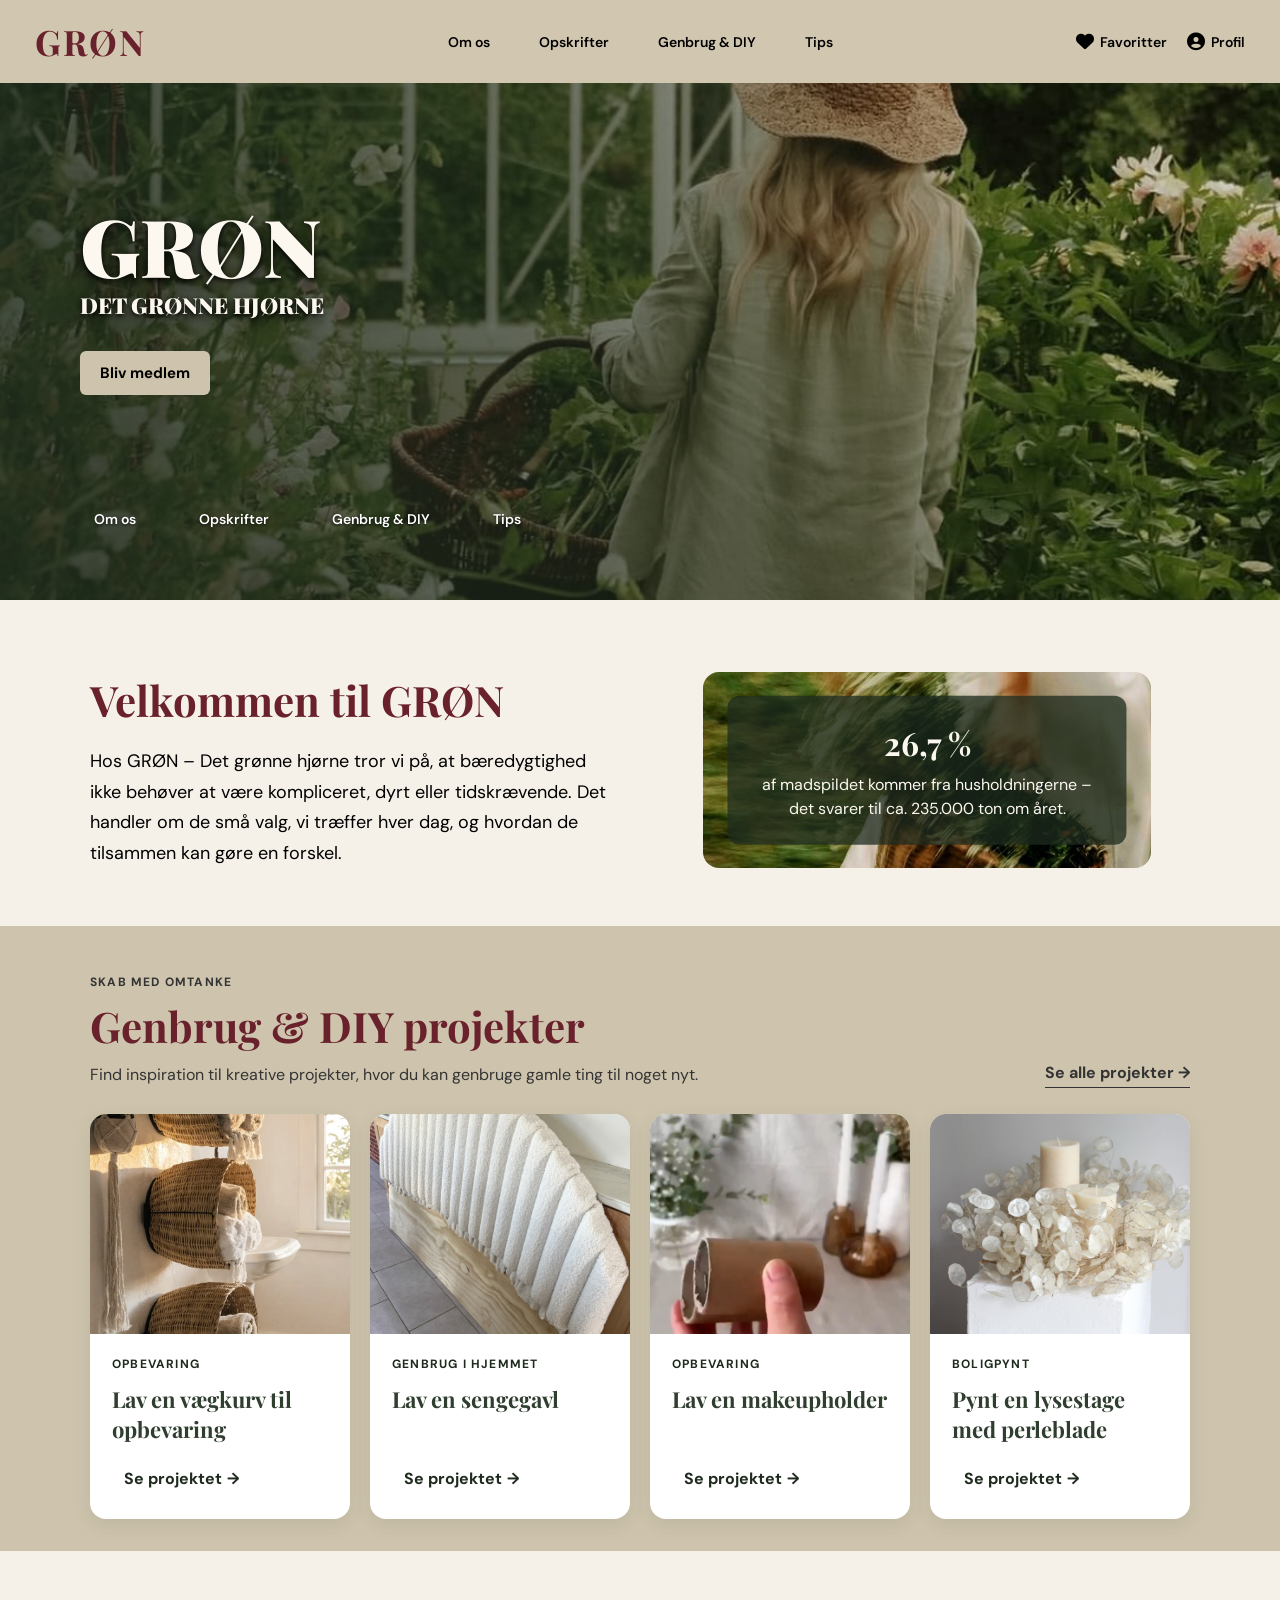
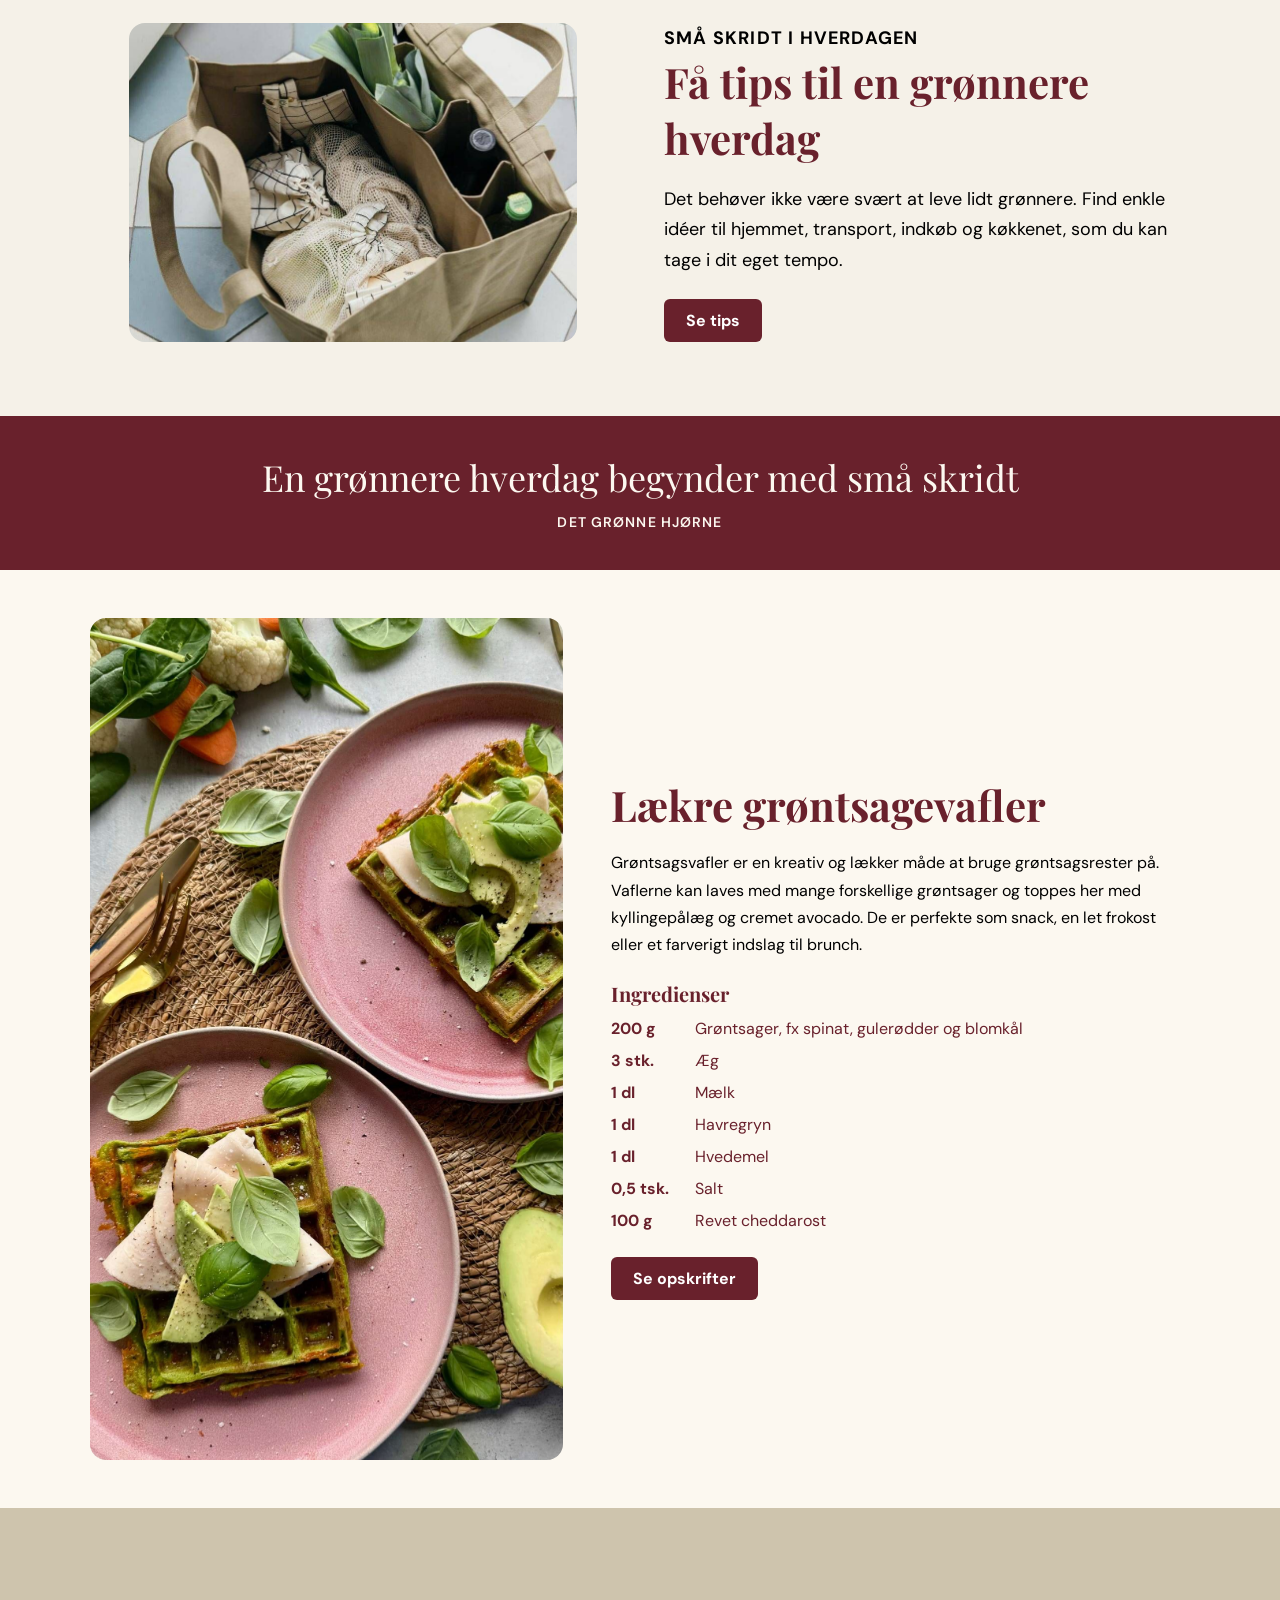
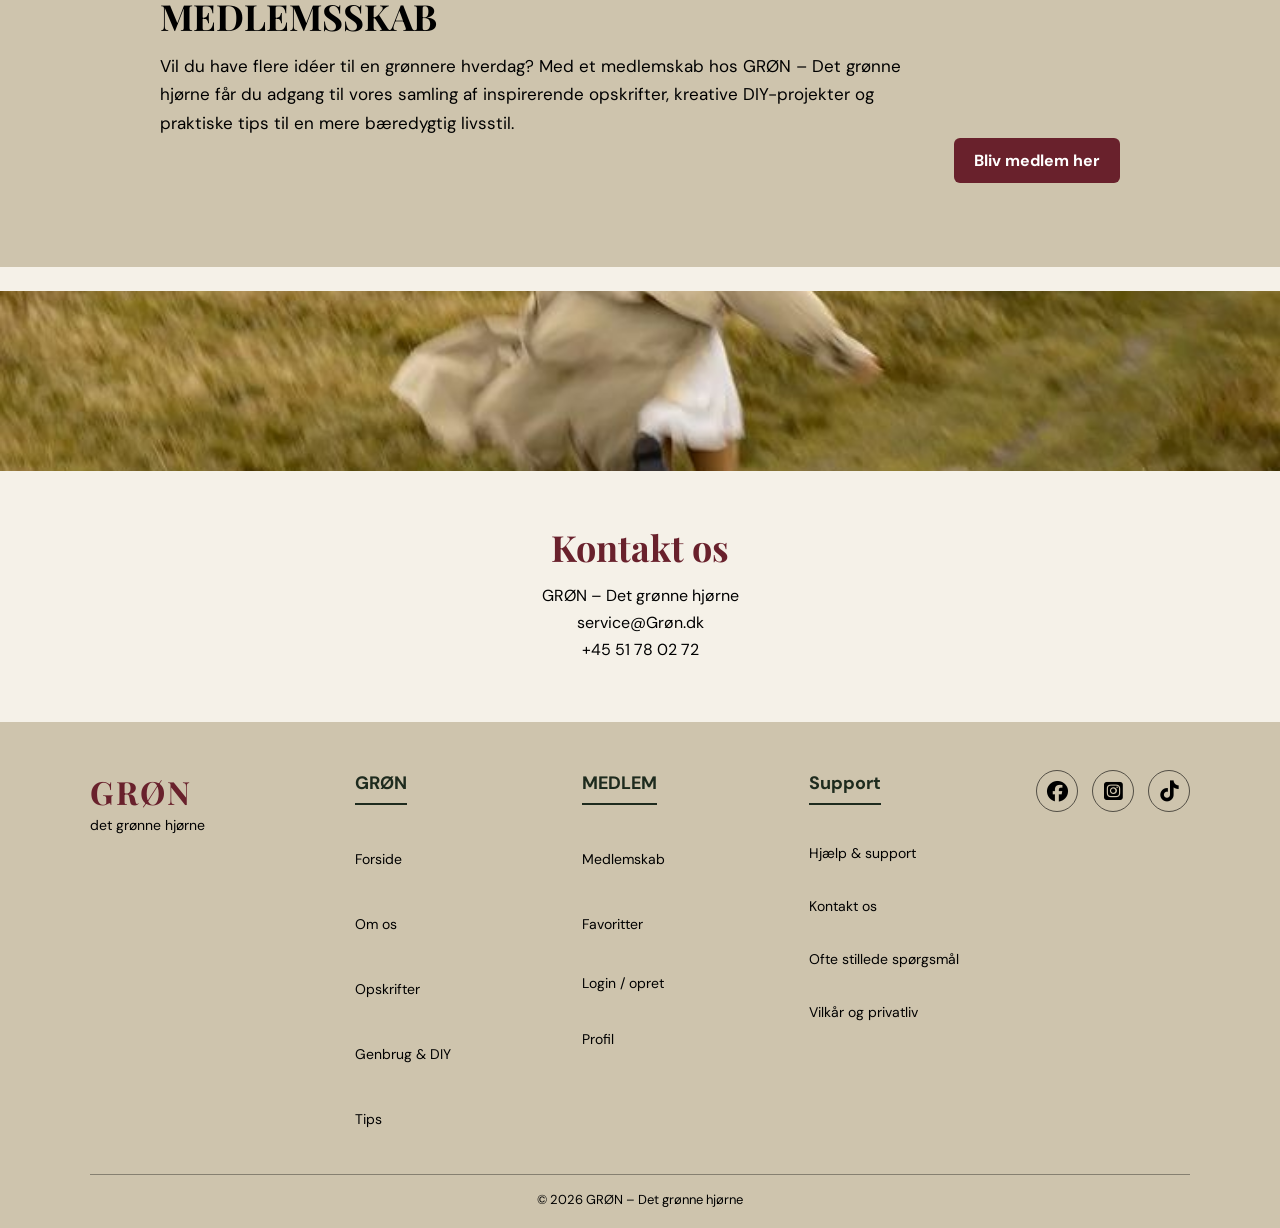
<file: index.html>
<!DOCTYPE html>
<!-- Forside med fælles navigation, inspiration, opskrift og DIY-projekter. -->
<html lang="da">
<head>
    <meta charset="UTF-8">
    <meta name="viewport" content="width=device-width, initial-scale=1.0">
<meta name="description" content="GRØN ">
    <title>GRØN</title>
<link rel="preconnect" href="https://fonts.googleapis.com">
<link rel="preconnect" href="https://fonts.gstatic.com" crossorigin>
<link href="https://fonts.googleapis.com/css2?family=DM+Sans:wght@400;500;600;700&family=Playfair+Display:wght@500;600;700&display=swap" rel="stylesheet">
<link rel="stylesheet" href="https://cdnjs.cloudflare.com/ajax/libs/font-awesome/6.7.2/css/all.min.css">
<link rel="stylesheet" href="style.css">
</head>

<!-- menu linje -->
<body>
    <a class="skip-link" href="#main-content">Gå til hovedindhold</a>
    <!-- Fælles topmenu; navigation.js styrer burgermenuen på mobil. -->
    <header>
        <div>
        <a href="index.html"><h1>GRØN</h1></a>
        </div>
    <nav class="site-nav" aria-label="Hovedmenu">
        <button class="site-nav-toggle" type="button" aria-expanded="false" aria-controls="site-nav-links" aria-label="Åbn menu">
            <span class="site-nav-toggle-icon" aria-hidden="true"><span></span><span></span><span></span></span>
            <span class="site-nav-toggle-label">Menu</span>
        </button>
        <div class="site-nav-links" id="site-nav-links">
            <a href="om-os.html">Om os</a>
            <a href="opskrifter.html">Opskrifter</a>
            <a href="genbrug-diy.html">Genbrug &amp; DIY</a>
            <a href="tips.html">Tips</a>
        </div>
        </nav>
        <div class="bruger-links">
            <a href="favoritter.html" aria-label="Favoritter">
                <i class="fa-solid fa-heart nav-icon" aria-hidden="true"></i>
                <span>Favoritter</span>
            </a>
            <button class="bruger-profil" type="button" aria-label="Profil" data-profil-aabn>
                <i class="fa-solid fa-circle-user nav-icon" aria-hidden="true"></i>
                <span>Profil</span>
            </button>
        </div>
    </header>

<main id="main-content" tabindex="-1">
<!-- hero sektion tekst -->
     <!-- Forsidens hero og genveje til hjemmesidens sider. -->
     <section class="hero">
        <div class="hero-content">
            <h2>GRØN</h2>
            <p>DET GRØNNE HJØRNE</p>
            <button class="hero-medlemskab-knap" type="button" data-medlemskab-aabn>Bliv medlem</button>

<!-- produkt emner -->
        </div>
        <div class="hero-kategorier">
            <a href="om-os.html">Om os</a>
            <a href="opskrifter.html">Opskrifter</a>
            <a href="genbrug-diy.html">Genbrug &amp; DIY</a>
            <a href="tips.html">Tips</a>
        </div>
    </section>

    <!-- Velkomst og citat om madspild. -->
    <section class="hero-intro" aria-labelledby="velkomst-overskrift">
        <div class="hero-intro-tekst">
            <h2 id="velkomst-overskrift">Velkommen til GRØN</h2>
            <p>Hos GRØN – Det grønne hjørne tror vi på, at bæredygtighed ikke behøver at være kompliceret, dyrt eller tidskrævende. Det handler om de små valg, vi træffer hver dag, og hvordan de tilsammen kan gøre en forskel.</p>
        </div>
        <figure class="hero-intro-figur">
            <blockquote class="madspild-citat">
                <strong>26,7 %</strong>
                <span>af madspildet kommer fra husholdningerne – det svarer til ca. 235.000 ton om året.</span>
            </blockquote>
            <img class="hero-intro-billede" src="media/Intro billede.jpg" alt="Grøntsagsvafler lavet med grønne råvarer">
        </figure>
    </section>

    <!-- Udvalgte genbrugs- og DIY-projekter. -->
    <section class="diy-sektion" aria-labelledby="diy-overskrift">
        <div class="diy-sektion-indhold">
            <div class="diy-sektion-heading">
                <div>
                    <p class="diy-label">Skab med omtanke</p>
                    <h2 id="diy-overskrift">Genbrug &amp; DIY projekter</h2>
                    <p>Find inspiration til kreative projekter, hvor du kan genbruge gamle ting til noget nyt.</p>
                </div>
                <a class="diy-se-alle" href="genbrug-diy.html">Se alle projekter <span aria-hidden="true">→</span></a>
            </div>
            <div class="diy-projekt-grid">
                <a class="diy-projektkort" href="genbrug-diy.html#projekt-vaegkurv">
                    <img src="media/DIY væg kurv opbevaring.jpg" alt="Kurv monteret på væg til praktisk opbevaring">
                    <div class="diy-projektinfo">
                        <span class="diy-projektkategori">Opbevaring</span>
                        <h3>Lav en vægkurv til opbevaring</h3>
                        <span class="diy-projektlink">Se projektet <span aria-hidden="true">→</span></span>
                    </div>
                </a>
                <a class="diy-projektkort" href="genbrug-diy.html#projekt-sengegavl">
                    <img src="media/DIY senge galv.jpg" alt="Seng med hjemmelavet sengegavl">
                    <div class="diy-projektinfo">
                        <span class="diy-projektkategori">Genbrug i hjemmet</span>
                        <h3>Lav en sengegavl</h3>
                        <span class="diy-projektlink">Se projektet <span aria-hidden="true">→</span></span>
                    </div>
                </a>
                <a class="diy-projektkort" href="genbrug-diy.html#projekt-makeupholder">
                    <img src="media/DIY makeupholder.png" alt="Hjemmelavet holder til makeup">
                    <div class="diy-projektinfo">
                        <span class="diy-projektkategori">Opbevaring</span>
                        <h3>Lav en makeupholder</h3>
                        <span class="diy-projektlink">Se projektet <span aria-hidden="true">→</span></span>
                    </div>
                </a>
                <a class="diy-projektkort" href="genbrug-diy.html#projekt-lysestage-perleblade">
                    <img src="media/DIY lysestage m. perleblade.jpg" alt="Lysestage pyntet med perleblade">
                    <div class="diy-projektinfo">
                        <span class="diy-projektkategori">Boligpynt</span>
                        <h3>Pynt en lysestage med perleblade</h3>
                        <span class="diy-projektlink">Se projektet <span aria-hidden="true">→</span></span>
                    </div>
                </a>
            </div>
        </div>
    </section>

    <!-- Kort introduktion til Tips-siden med genvej og billede. -->
    <section class="hero-intro tips-intro" aria-labelledby="tips-intro-overskrift">
        <figure class="hero-intro-figur">
            <img class="hero-intro-billede" src="media/Indkøb.jpg" alt="Genbrugelige indkøbsposer med friske råvarer">
        </figure>
        <div class="hero-intro-tekst">
            <p class="diy-label">Små skridt i hverdagen</p>
            <h2 id="tips-intro-overskrift">Få tips til en grønnere hverdag</h2>
            <p>Det behøver ikke være svært at leve lidt grønnere. Find enkle idéer til hjemmet, transport, indkøb og køkkenet, som du kan tage i dit eget tempo.</p>
            <a class="opskrift-feature-knap" href="tips.html">Se tips</a>
        </div>
    </section>

    <!-- Citat og udvalgt opskrift med ingredienser. -->
    <aside class="citat-banner" aria-label="Citat fra Det Grønne Hjørne">
        <blockquote>
            <p>En grønnere hverdag begynder med små skridt</p>
            <cite>Det Grønne Hjørne</cite>
        </blockquote>
    </aside>
    <section class="opskrift-feature" aria-labelledby="opskrift-feature-overskrift">
        <div class="opskrift-feature-indhold">
            <img class="opskrift-feature-billede" src="media/Grøntsagevafler.jpg" alt="Grøntsagsvafler toppet med kyllingepålæg og avocado">
            <div class="opskrift-feature-tekst">
                <h2 id="opskrift-feature-overskrift">Lækre grøntsagevafler</h2>
                <p class="opskrift-feature-intro">Grøntsagsvafler er en kreativ og lækker måde at bruge grøntsagsrester på. Vaflerne kan laves med mange forskellige grøntsager og toppes her med kyllingepålæg og cremet avocado. De er perfekte som snack, en let frokost eller et farverigt indslag til brunch.</p>
                <h3>Ingredienser</h3>
                <ul class="opskrift-ingredienser">
                    <li><span>200 g</span> Grøntsager, fx spinat, gulerødder og blomkål</li>
                    <li><span>3 stk.</span> Æg</li>
                    <li><span>1 dl</span> Mælk</li>
                    <li><span>1 dl</span> Havregryn</li>
                    <li><span>1 dl</span> Hvedemel</li>
                    <li><span>0,5 tsk.</span> Salt</li>
                    <li><span>100 g</span> Revet cheddarost</li>
                </ul>
                <a class="opskrift-feature-knap" href="opskrifter.html">Se opskrifter</a>
            </div>
        </div>
    </section>
    <!-- Medlemskabsinformation og kontaktoplysninger. -->
    <section class="medlemskab-banner" aria-labelledby="medlemskab-forside-overskrift">
        <div class="medlemskab-boks">
            <h2 id="medlemskab-forside-overskrift">MEDLEMSSKAB</h2>
            <p>Vil du have flere idéer til en grønnere hverdag? Med et medlemskab hos GRØN – Det grønne hjørne får du adgang til vores samling af inspirerende opskrifter, kreative DIY-projekter og praktiske tips til en mere bæredygtig livsstil.</p>
            <button class="medlemskab-knap" type="button" data-medlemskab-aabn>Bliv medlem her</button>
        </div>
    </section>
    <section class="om-os-billedbanner" aria-label="Naturen inspirerer en grønnere hverdag">
        <img src="media/stemningsbillede.jpg" alt="Grønne marker og natur i det danske landskab">
    </section>
    <section class="kontakt-oplysninger" aria-labelledby="kontakt-overskrift">
        <h2 id="kontakt-overskrift">Kontakt os</h2>
        <p>GRØN – Det grønne hjørne</p>
        <p>service@Grøn.dk</p>
        <p>+45 51 78 02 72</p>
    </section>
</main>
<!-- Medlemskabsdialog; formularen viser, at profiloprettelse ikke er aktiveret. -->
<dialog class="opskrift-dialog medlemskab-dialog" aria-labelledby="medlemskab-dialog-titel">
    <button class="opskrift-dialog-luk" type="button" data-medlemskab-luk aria-label="Luk medlemskabsinformation">×</button>
    <div class="medlemskab-dialog-indhold">
        <p class="diy-label">Gratis medlemskab</p>
        <h2 id="medlemskab-dialog-titel">Bliv en del af GRØN</h2>
        <p>Det er gratis at bruge GRØN. Udforsk opskrifter, kreative projekter og tips til en grønnere hverdag.</p>
        <ul>
            <li>Udforsk opskrifter, der hjælper med at mindske madspild.</li>
            <li>Find kreative Genbrug &amp; DIY-projekter.</li>
            <li>Læs praktiske tips til bæredygtige valg.</li>
            <li>Gem dine favoritter, så du nemt kan finde dem igen.</li>
        </ul>
        <p class="medlemskab-status-note">Profiloprettelse er endnu ikke aktiveret. Oplysningerne sendes ikke eller gemmes.</p>
        <form class="medlemskab-form">
            <label for="medlemskab-brugernavn">Brugernavn</label>
            <input id="medlemskab-brugernavn" name="username" type="text" autocomplete="username" required>
            <label for="medlemskab-kodeord">Kodeord</label>
            <input id="medlemskab-kodeord" name="password" type="password" autocomplete="new-password" required>
            <button class="medlemskab-form-knap" type="submit">Opret gratis profil</button>
            <p class="medlemskab-form-status" role="status" aria-live="polite"></p>
        </form>
    </div>
</dialog>
    <!-- Fælles sidefod; navigation.js folder linkgrupperne ud på mobil, mens CSS viser dem fast på desktop. -->
    <footer class="site-footer">
        <div class="site-footer-indhold">
            <div class="footer-brand">
                <a class="footer-logo" href="index.html">GRØN</a>
                <p>det grønne hjørne</p>
            </div>
            <nav class="footer-kolonne" aria-label="GRØN">
                <h2>
                    <span class="footer-kolonne-titel">GRØN</span>
                    <button class="footer-accordion-toggle" type="button" aria-expanded="false" aria-controls="footer-links-gron">GRØN<span aria-hidden="true">+</span></button>
                </h2>
                <div class="footer-kolonne-links" id="footer-links-gron">
                    <a href="index.html" aria-current="page">Forside</a>
                    <a href="om-os.html">Om os</a>
                    <a href="opskrifter.html">Opskrifter</a>
                    <a href="genbrug-diy.html">Genbrug &amp; DIY</a>
                    <a href="tips.html">Tips</a>
                </div>
            </nav>
            <nav class="footer-kolonne" aria-label="Medlem">
                <h2>
                    <span class="footer-kolonne-titel">MEDLEM</span>
                    <button class="footer-accordion-toggle" type="button" aria-expanded="false" aria-controls="footer-links-medlem">MEDLEM<span aria-hidden="true">+</span></button>
                </h2>
                <div class="footer-kolonne-links" id="footer-links-medlem">
                    <a href="om-os.html#medlemskab">Medlemskab</a>
                    <a href="favoritter.html">Favoritter</a>
                    <span>Login / opret</span>
                    <button class="footer-profil-knap" type="button" data-profil-aabn>Profil</button>
                </div>
            </nav>
            <nav class="footer-kolonne" aria-label="Support">
                <h2>
                    <span class="footer-kolonne-titel">Support</span>
                    <button class="footer-accordion-toggle" type="button" aria-expanded="false" aria-controls="footer-links-support">Support<span aria-hidden="true">+</span></button>
                </h2>
                <div class="footer-kolonne-links" id="footer-links-support">
                    <span>Hjælp &amp; support</span>
                    <span>Kontakt os</span>
                    <span>Ofte stillede spørgsmål</span>
                    <span>Vilkår og privatliv</span>
                </div>
            </nav>
            <div class="footer-sociale" role="group" aria-label="Sociale medier">
                <span class="footer-sociale-ikon" role="img" aria-label="Facebook"><i class="fa-brands fa-facebook" aria-hidden="true"></i></span>
                <span class="footer-sociale-ikon" role="img" aria-label="Instagram"><i class="fa-brands fa-square-instagram" aria-hidden="true"></i></span>
                <span class="footer-sociale-ikon" role="img" aria-label="TikTok"><i class="fa-brands fa-tiktok" aria-hidden="true"></i></span>
            </div>
        </div>
        <p class="footer-copyright">&copy; 2026 GRØN – Det grønne hjørne</p>
    </footer>
    <script src="navigation.js"></script>
    <script src="favoritter.js"></script>
    <script src="medlemskab.js"></script>
    <script src="profil.js"></script>
</body>
</html>
</file>
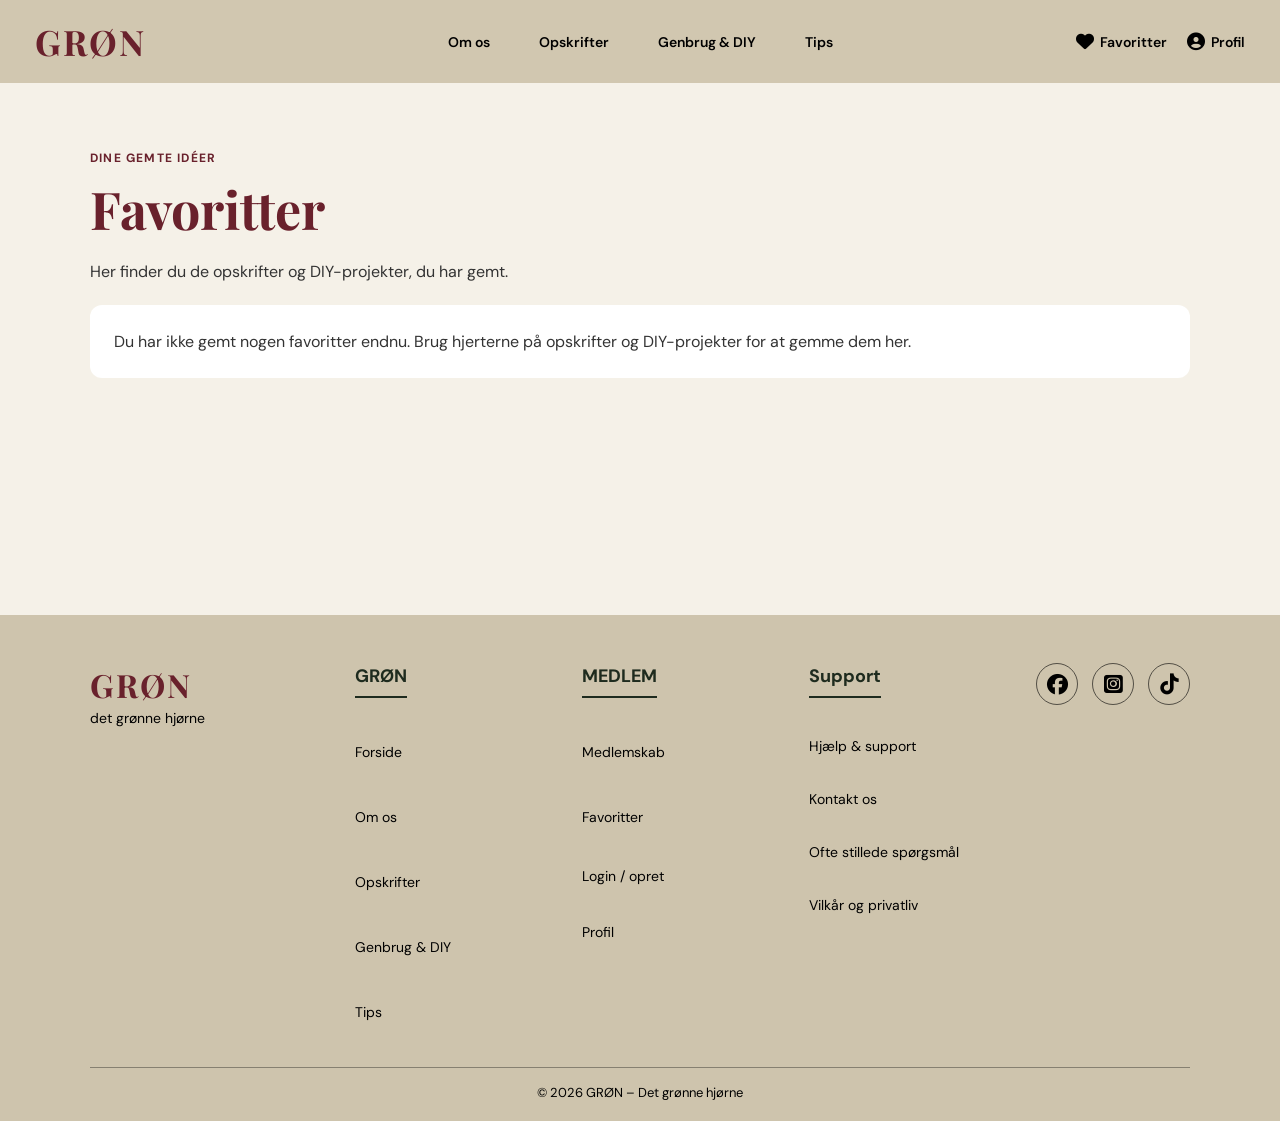
<file: favoritter.html>
<!DOCTYPE html>
<!-- Favoritside, hvor gemte opskrifter og DIY-projekter vises. -->
<html lang="da">
<head>
    <meta charset="UTF-8">
    <meta name="viewport" content="width=device-width, initial-scale=1.0">
    <meta name="description" content="Se dine gemte opskrifter og genbrugsprojekter hos GRØN.">
    <title>Favoritter | GRØN</title>
    <link rel="preconnect" href="https://fonts.googleapis.com">
    <link rel="preconnect" href="https://fonts.gstatic.com" crossorigin>
    <link href="https://fonts.googleapis.com/css2?family=DM+Sans:wght@400;500;600;700&family=Playfair+Display:wght@500;600;700&display=swap" rel="stylesheet">
    <link rel="stylesheet" href="https://cdnjs.cloudflare.com/ajax/libs/font-awesome/6.7.2/css/all.min.css">
    <link rel="stylesheet" href="style.css">
</head>
<body>
    <a class="skip-link" href="#main-content">Gå til hovedindhold</a>
    <!-- Fælles topmenu; navigation.js styrer burgermenuen på mobil. -->
    <header>
        <div><a href="index.html"><h1>GRØN</h1></a></div>
        <nav class="site-nav" aria-label="Hovedmenu">
            <button class="site-nav-toggle" type="button" aria-expanded="false" aria-controls="site-nav-links" aria-label="Åbn menu">
                <span class="site-nav-toggle-icon" aria-hidden="true"><span></span><span></span><span></span></span>
                <span class="site-nav-toggle-label">Menu</span>
            </button>
            <div class="site-nav-links" id="site-nav-links">
                <a href="om-os.html">Om os</a>
                <a href="opskrifter.html">Opskrifter</a>
                <a href="genbrug-diy.html">Genbrug &amp; DIY</a>
                <a href="tips.html">Tips</a>
            </div>
        </nav>
        <div class="bruger-links">
            <a href="favoritter.html" aria-current="page" aria-label="Favoritter"><i class="fa-solid fa-heart nav-icon" aria-hidden="true"></i><span>Favoritter</span></a>
            <button class="bruger-profil" type="button" aria-label="Profil" data-profil-aabn><i class="fa-solid fa-circle-user nav-icon" aria-hidden="true"></i><span>Profil</span></button>
        </div>
    </header>

    <!-- Indholdet udfyldes dynamisk af favoritter.js. -->
    <main class="favorit-side" id="main-content" tabindex="-1">
        <p class="diy-label">Dine gemte idéer</p>
        <h2>Favoritter</h2>
        <p class="favorit-intro">Her finder du de opskrifter og DIY-projekter, du har gemt.</p>
        <p class="favorit-status" role="status" aria-live="polite"></p>
        <section class="diy-projekt-grid" id="favorit-liste" aria-label="Dine favoritter"></section>
    </main>

    <!-- Fælles sidefod; navigation.js styrer mobilknapperne, og favoritter.js bygger favoritkortene ovenfor. -->
    <footer class="site-footer">
        <div class="site-footer-indhold">
            <div class="footer-brand">
                <a class="footer-logo" href="index.html">GRØN</a>
                <p>det grønne hjørne</p>
            </div>
            <nav class="footer-kolonne" aria-label="GRØN">
                <h2>
                    <span class="footer-kolonne-titel">GRØN</span>
                    <button class="footer-accordion-toggle" type="button" aria-expanded="false" aria-controls="footer-links-gron">GRØN<span aria-hidden="true">+</span></button>
                </h2>
                <div class="footer-kolonne-links" id="footer-links-gron">
                    <a href="index.html">Forside</a>
                    <a href="om-os.html">Om os</a>
                    <a href="opskrifter.html">Opskrifter</a>
                    <a href="genbrug-diy.html">Genbrug &amp; DIY</a>
                    <a href="tips.html">Tips</a>
                </div>
            </nav>
            <nav class="footer-kolonne" aria-label="Medlem">
                <h2>
                    <span class="footer-kolonne-titel">MEDLEM</span>
                    <button class="footer-accordion-toggle" type="button" aria-expanded="false" aria-controls="footer-links-medlem">MEDLEM<span aria-hidden="true">+</span></button>
                </h2>
                <div class="footer-kolonne-links" id="footer-links-medlem">
                    <a href="om-os.html#medlemskab">Medlemskab</a>
                    <a href="favoritter.html" aria-current="page">Favoritter</a>
                    <span>Login / opret</span>
                    <button class="footer-profil-knap" type="button" data-profil-aabn>Profil</button>
                </div>
            </nav>
            <nav class="footer-kolonne" aria-label="Support">
                <h2>
                    <span class="footer-kolonne-titel">Support</span>
                    <button class="footer-accordion-toggle" type="button" aria-expanded="false" aria-controls="footer-links-support">Support<span aria-hidden="true">+</span></button>
                </h2>
                <div class="footer-kolonne-links" id="footer-links-support">
                    <span>Hjælp &amp; support</span>
                    <span>Kontakt os</span>
                    <span>Ofte stillede spørgsmål</span>
                    <span>Vilkår og privatliv</span>
                </div>
            </nav>
            <div class="footer-sociale" role="group" aria-label="Sociale medier">
                <span class="footer-sociale-ikon" role="img" aria-label="Facebook"><i class="fa-brands fa-facebook" aria-hidden="true"></i></span>
                <span class="footer-sociale-ikon" role="img" aria-label="Instagram"><i class="fa-brands fa-square-instagram" aria-hidden="true"></i></span>
                <span class="footer-sociale-ikon" role="img" aria-label="TikTok"><i class="fa-brands fa-tiktok" aria-hidden="true"></i></span>
            </div>
        </div>
        <p class="footer-copyright">&copy; 2026 GRØN – Det grønne hjørne</p>
    </footer>
    <script src="navigation.js"></script>
    <script src="favoritter.js"></script>
    <script src="profil.js"></script>
</body>
</html>
</file>
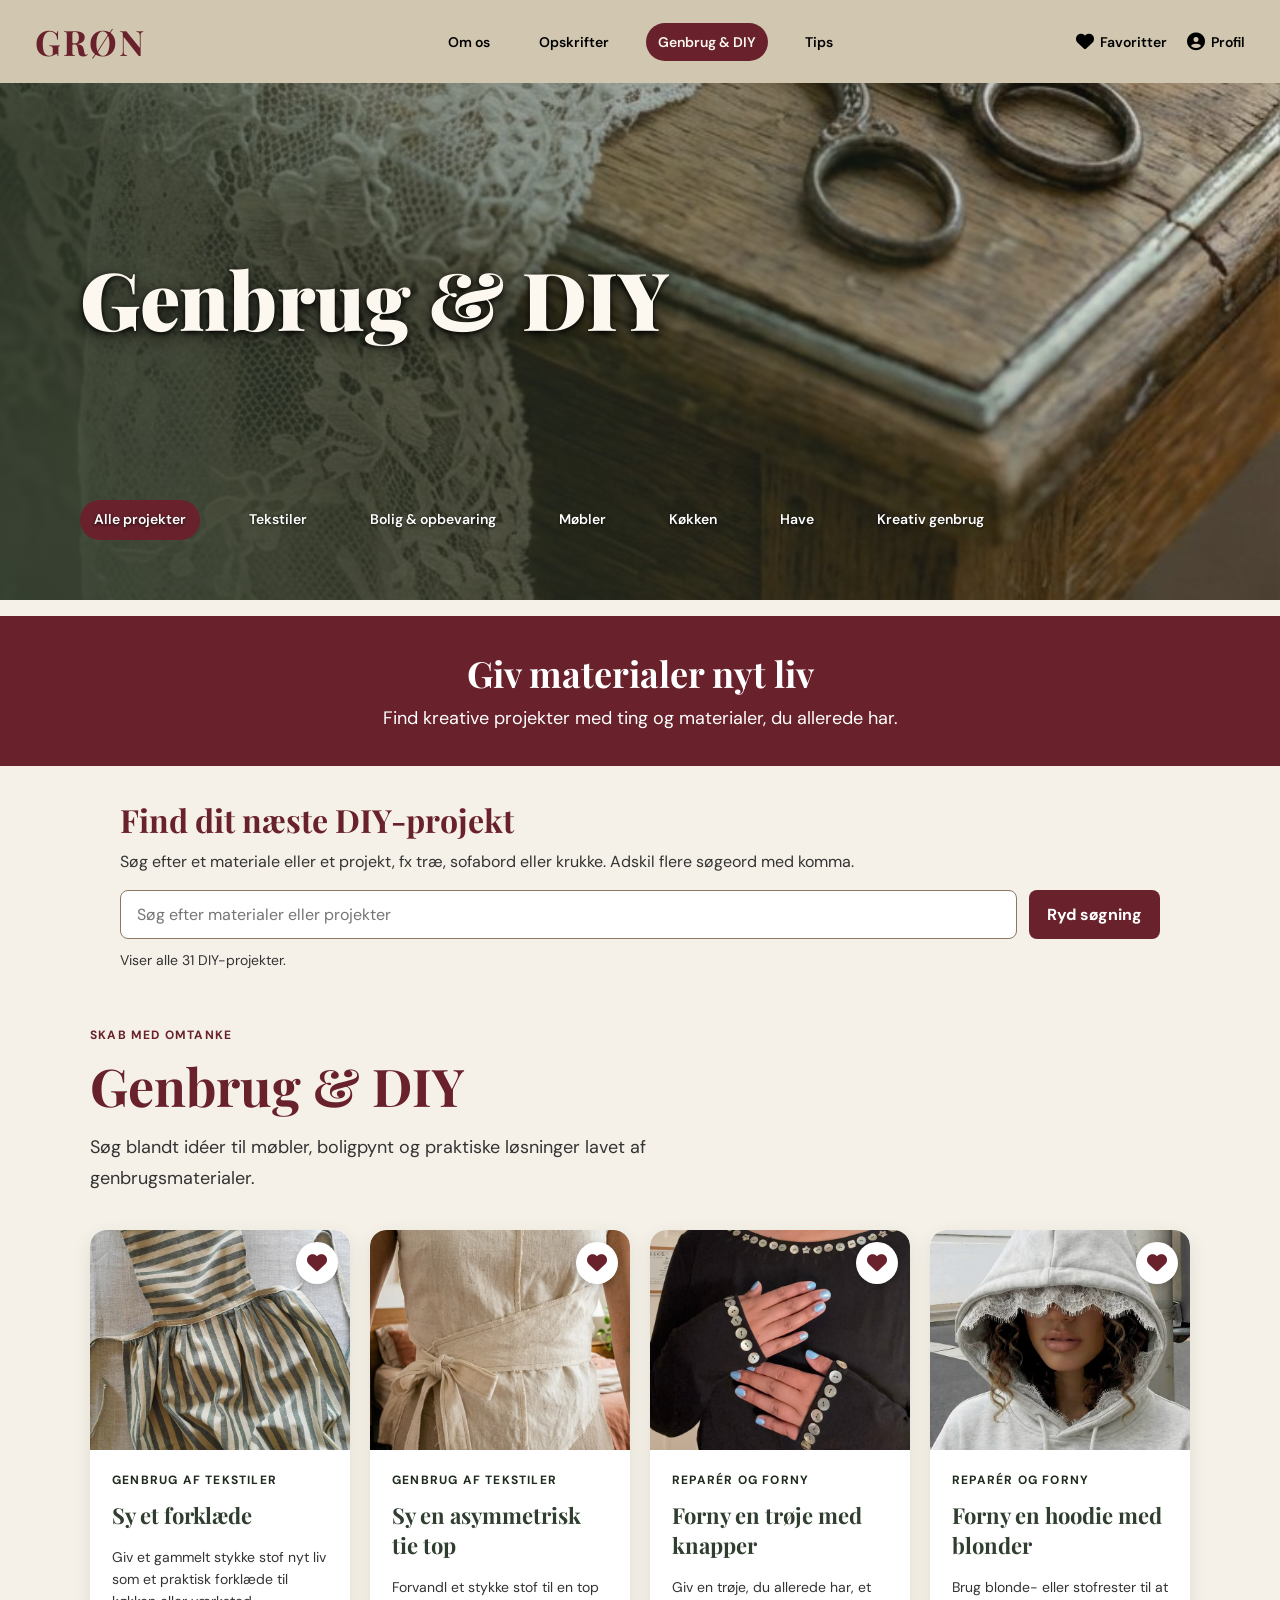
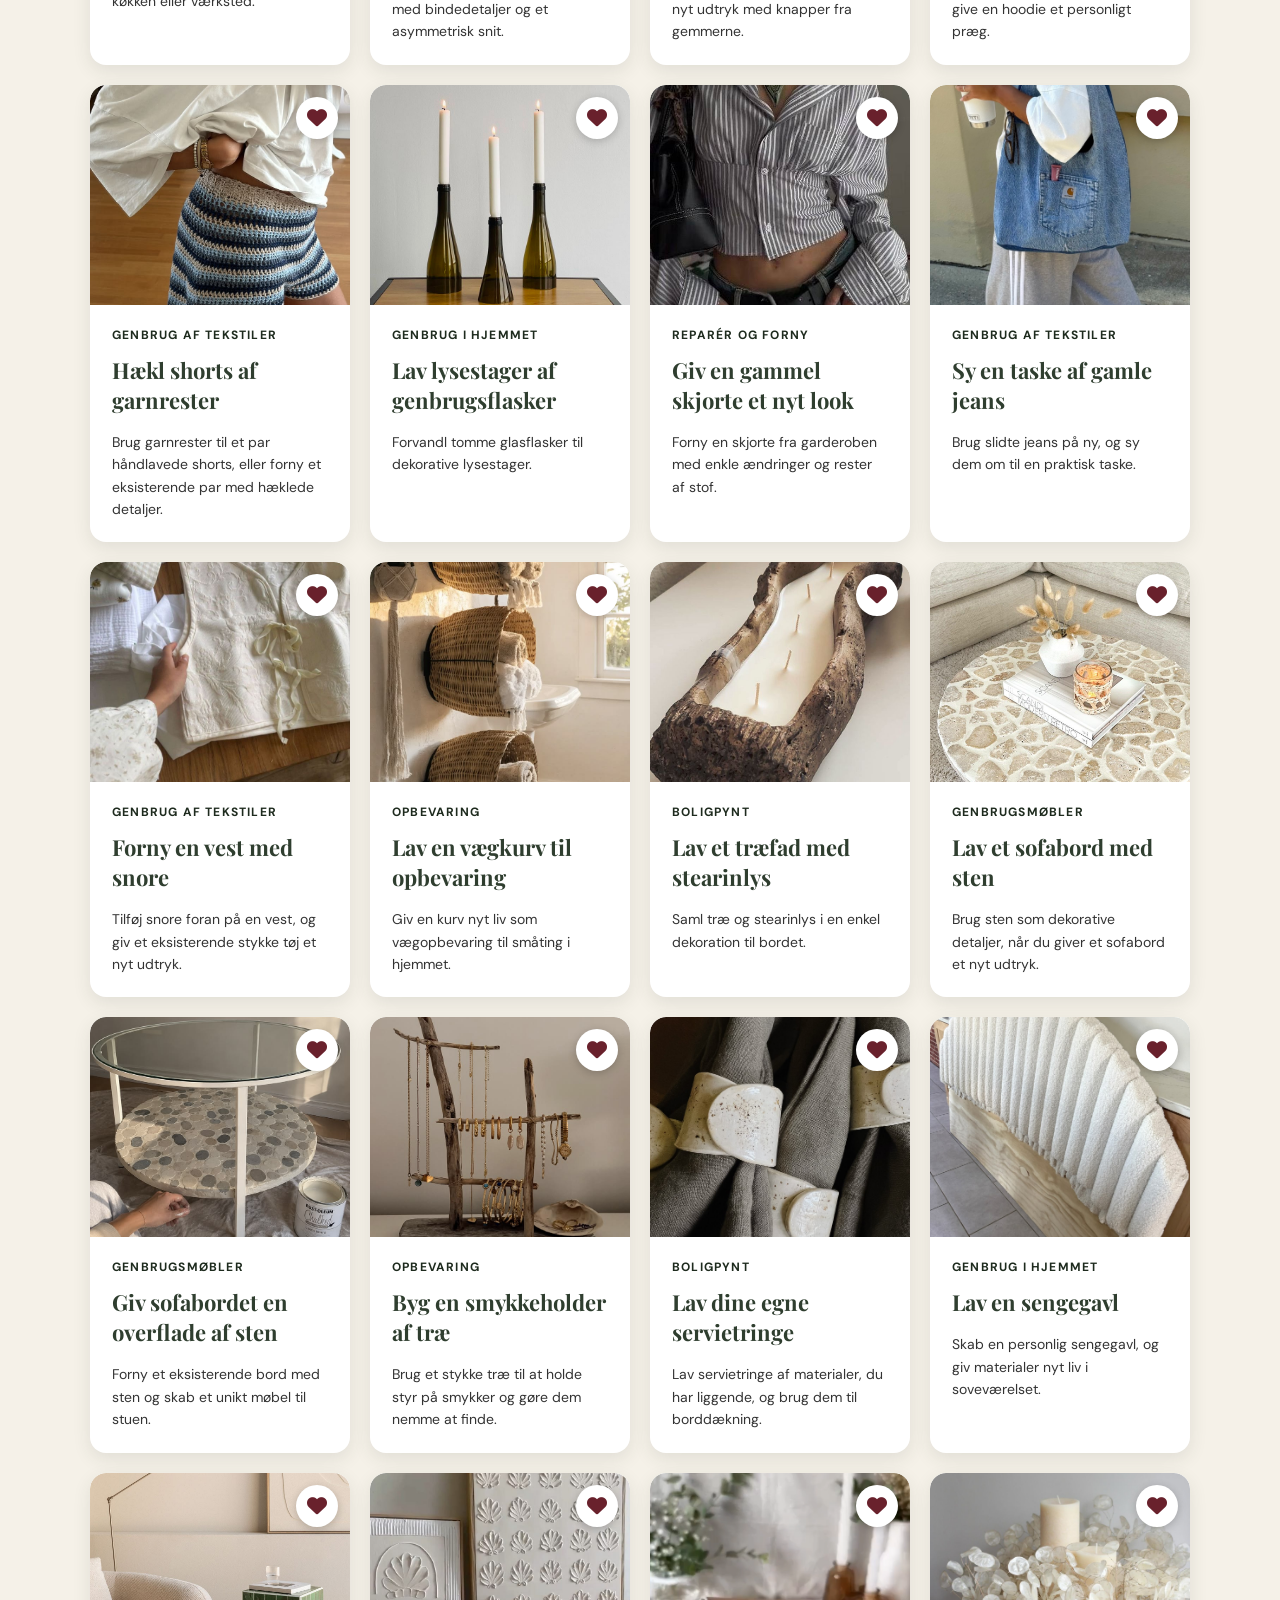
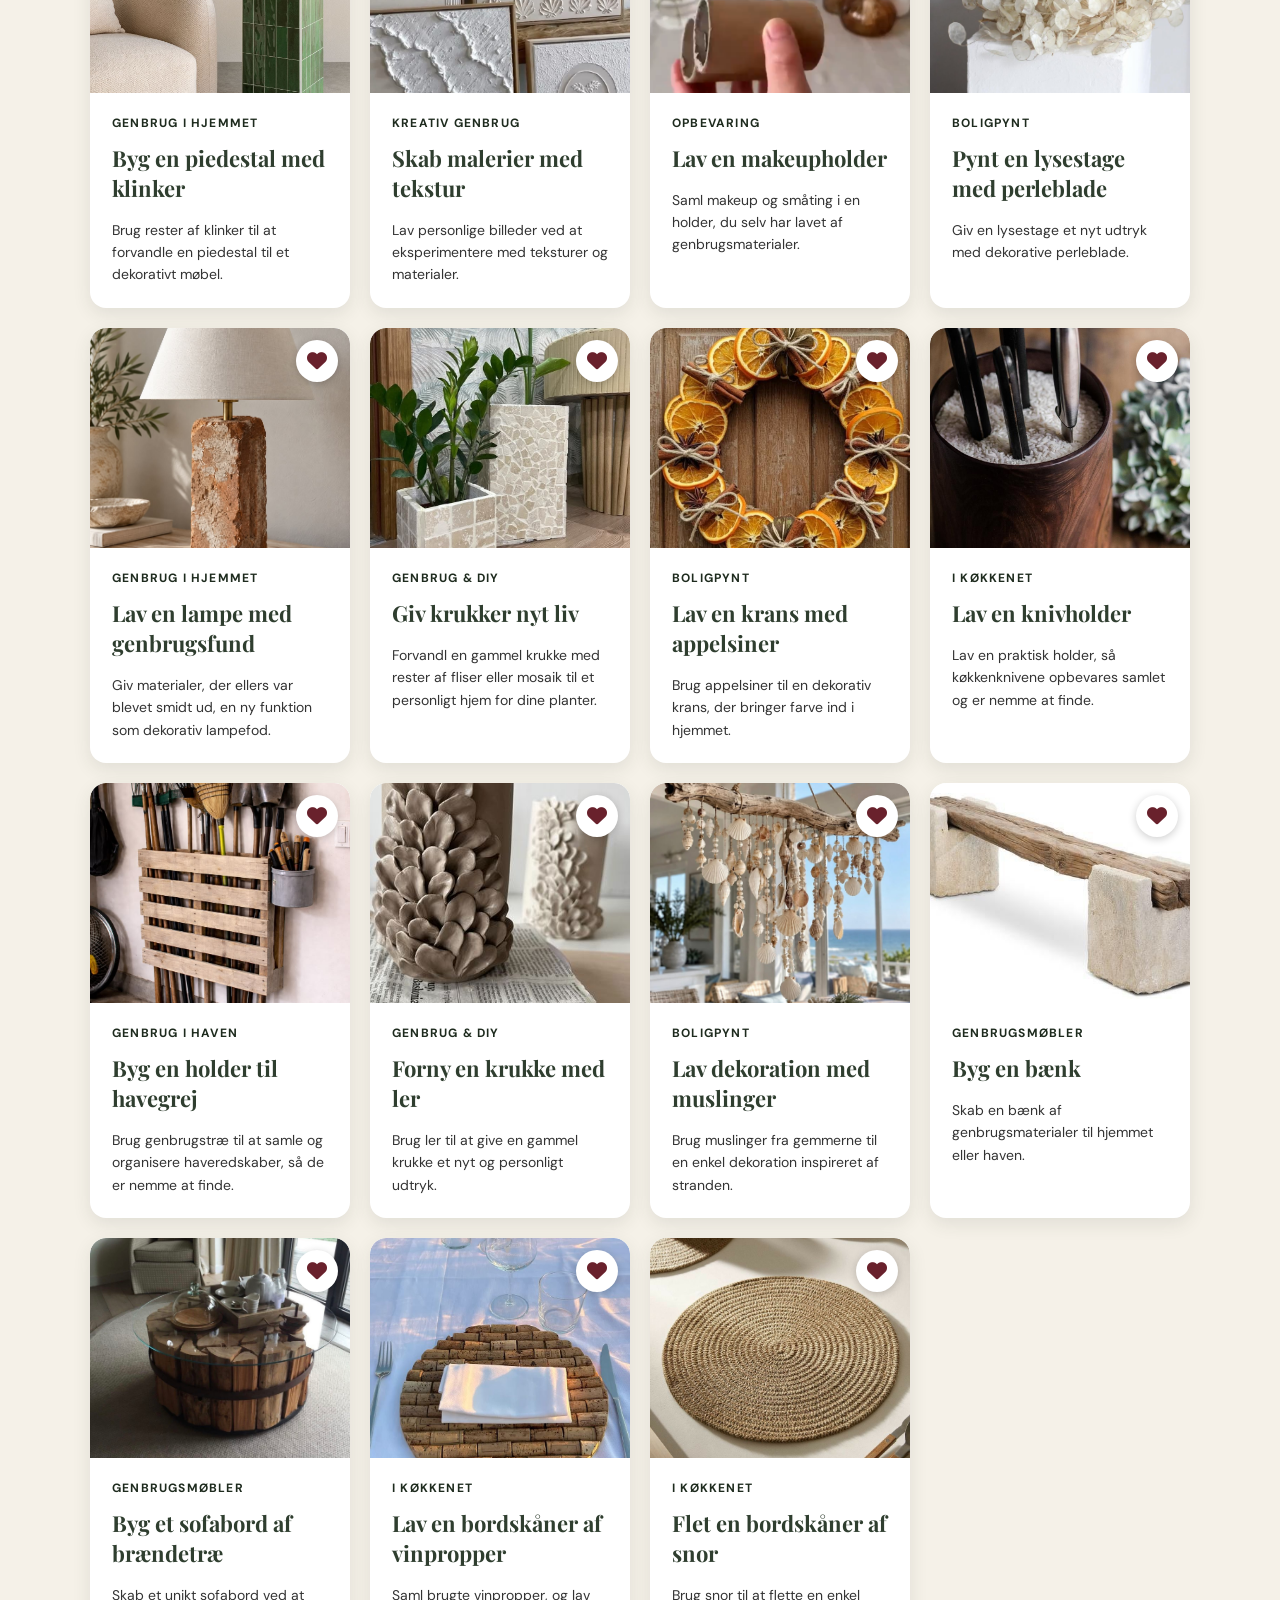
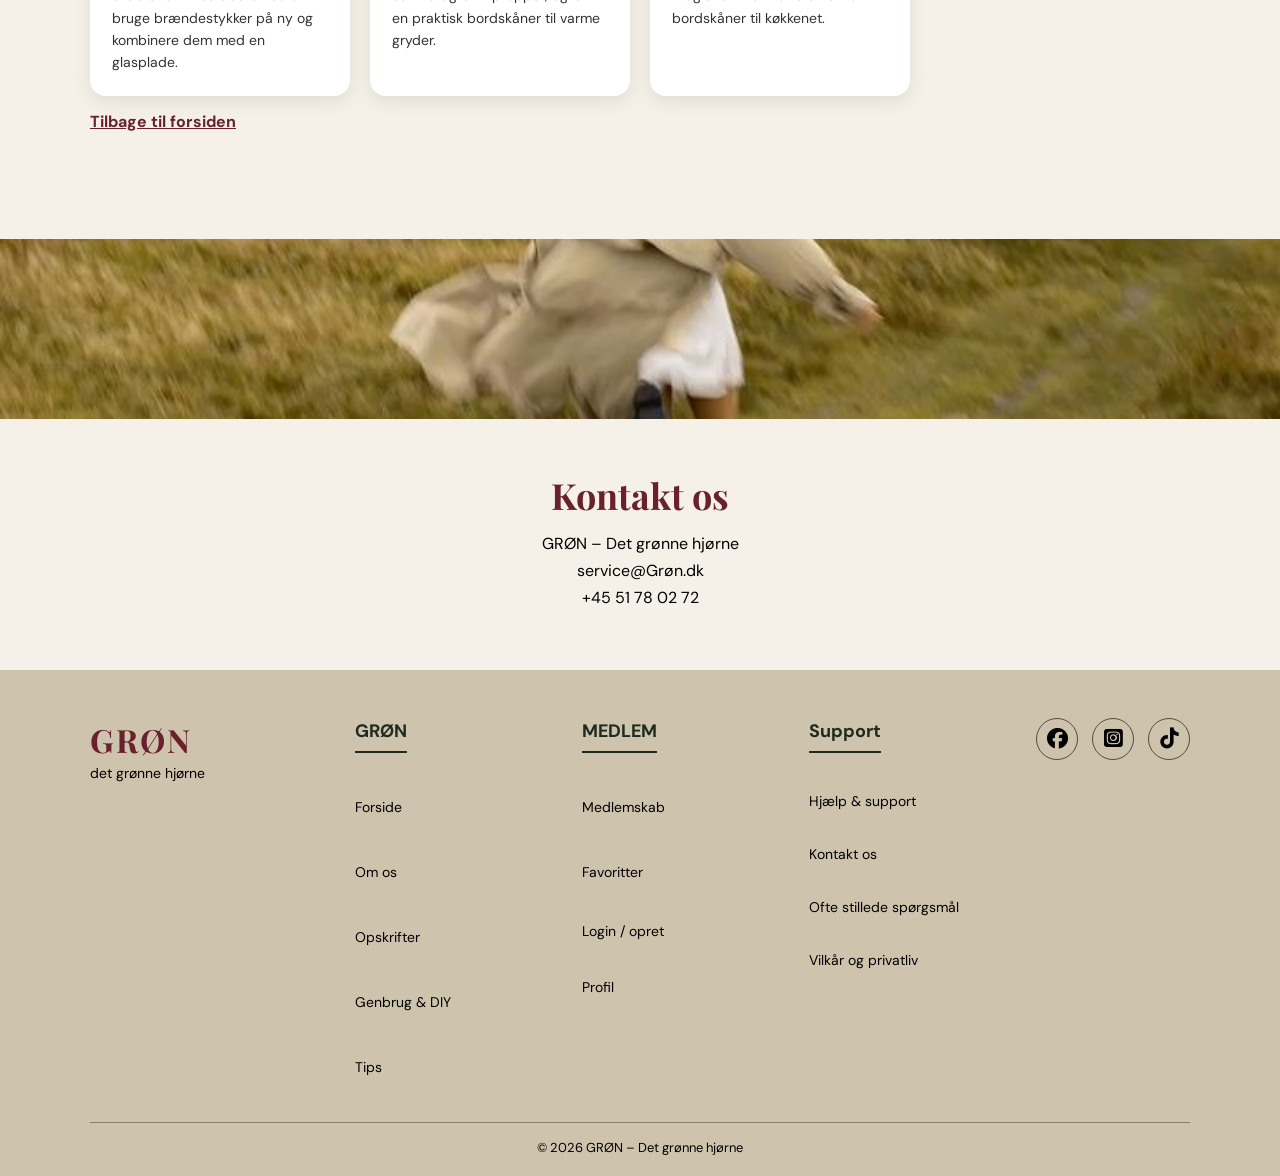
<file: genbrug-diy.html>
<!DOCTYPE html>
<!-- Genbrug & DIY-side med projektsøgning, projektkort og guider. -->
<html lang="da">
<head>
    <meta charset="UTF-8">
    <meta name="viewport" content="width=device-width, initial-scale=1.0">
    <meta name="description" content="Find inspiration til genbrug og kreative DIY-projekter hos GRØN.">
    <title>Genbrug &amp; DIY | GRØN</title>
    <link rel="preconnect" href="https://fonts.googleapis.com">
    <link rel="preconnect" href="https://fonts.gstatic.com" crossorigin>
    <link href="https://fonts.googleapis.com/css2?family=DM+Sans:wght@400;500;600;700&family=Playfair+Display:wght@500;600;700&display=swap" rel="stylesheet">
    <link rel="stylesheet" href="https://cdnjs.cloudflare.com/ajax/libs/font-awesome/6.7.2/css/all.min.css">
    <link rel="stylesheet" href="style.css">
</head>
<body>
    <a class="skip-link" href="#main-content">Gå til hovedindhold</a>
    <!-- Fælles topmenu; navigation.js styrer burgermenuen på mobil. -->
    <header>
        <div>
            <a href="index.html"><h1>GRØN</h1></a>
        </div>
        <nav class="site-nav" aria-label="Hovedmenu">
            <button class="site-nav-toggle" type="button" aria-expanded="false" aria-controls="site-nav-links" aria-label="Åbn menu">
                <span class="site-nav-toggle-icon" aria-hidden="true"><span></span><span></span><span></span></span>
                <span class="site-nav-toggle-label">Menu</span>
            </button>
            <div class="site-nav-links" id="site-nav-links">
                <a href="om-os.html">Om os</a>
                <a href="opskrifter.html">Opskrifter</a>
                <a href="genbrug-diy.html" aria-current="page">Genbrug &amp; DIY</a>
                <a href="tips.html">Tips</a>
            </div>
        </nav>
        <div class="bruger-links">
            <a href="favoritter.html" aria-label="Favoritter"><i class="fa-solid fa-heart nav-icon" aria-hidden="true"></i><span>Favoritter</span></a>
            <button class="bruger-profil" type="button" aria-label="Profil" data-profil-aabn><i class="fa-solid fa-circle-user nav-icon" aria-hidden="true"></i><span>Profil</span></button>
        </div>
    </header>

    <main id="main-content" tabindex="-1">
    <!-- DIY-sidens hero og introduktion. -->
    <section class="hero hero-diy">
        <div class="hero-content">
            <h2>Genbrug &amp; DIY</h2>
        </div>
        <nav class="hero-kategorier" aria-label="DIY-kategorier">
            <a href="#diy-projekt-grid" data-diy-filter="alle" aria-current="true">Alle projekter</a>
            <a href="#diy-projekt-grid" data-diy-filter="tekstiler">Tekstiler</a>
            <a href="#diy-projekt-grid" data-diy-filter="bolig">Bolig &amp; opbevaring</a>
            <a href="#diy-projekt-grid" data-diy-filter="moebler">Møbler</a>
            <a href="#diy-projekt-grid" data-diy-filter="koekken">Køkken</a>
            <a href="#diy-projekt-grid" data-diy-filter="have">Have</a>
            <a href="#diy-projekt-grid" data-diy-filter="kreativt">Kreativ genbrug</a>
        </nav>
    </section>

    <!-- Kort introduktion og søgning blandt genbrugsprojekter. -->
    <section class="opskrifter-banner" aria-label="Find inspiration til genbrugsprojekter">
        <h2>Giv materialer nyt liv</h2>
        <p>Find kreative projekter med ting og materialer, du allerede har.</p>
    </section>

    <!-- Søgning og liste over DIY-projekter. -->
    <section class="opskrift-soegning" aria-labelledby="diy-soegning-overskrift">
        <h2 id="diy-soegning-overskrift">Find dit næste DIY-projekt</h2>
        <p>Søg efter et materiale eller et projekt, fx træ, sofabord eller krukke. Adskil flere søgeord med komma.</p>
        <div class="opskrift-soegning-felt">
            <label class="sr-only" for="diy-soegning-input">Søg efter materialer eller projekter</label>
            <input id="diy-soegning-input" type="search" placeholder="Søg efter materialer eller projekter" autocomplete="off">
            <button type="button" id="diy-soegning-nulstil">Ryd søgning</button>
        </div>
        <p class="opskrift-soegning-status" id="diy-soegning-status" role="status" aria-live="polite"></p>
    </section>

    <!-- Projektkortene indsættes dynamisk af genbrug-diy.js. -->
    <div class="diy-side">
        <p class="diy-label">Skab med omtanke</p>
        <h2>Genbrug &amp; DIY</h2>
        <p class="diy-side-intro">Søg blandt idéer til møbler, boligpynt og praktiske løsninger lavet af genbrugsmaterialer.</p>
        <section class="diy-projekt-grid diy-side-projekt-grid" id="diy-projekt-grid" aria-label="Genbrug og DIY projektidéer">
            <p class="opskrift-ingen-resultater" id="diy-ingen-resultater" hidden>Vi fandt ingen projekter, der matcher din søgning. Prøv et andet materiale eller projektnavn.</p>
        </section>
        <a class="diy-tilbage" href="index.html">Tilbage til forsiden</a>
    </div>
    <!-- Afsluttende naturbillede og kontaktoplysninger. -->
    <section class="om-os-billedbanner" aria-label="Naturen inspirerer en grønnere hverdag">
        <img src="media/stemningsbillede.jpg" alt="Grønne marker og natur i det danske landskab">
    </section>
    <section class="kontakt-oplysninger" aria-labelledby="kontakt-overskrift">
        <h2 id="kontakt-overskrift">Kontakt os</h2>
        <p>GRØN – Det grønne hjørne</p>
        <p>service@Grøn.dk</p>
        <p>+45 51 78 02 72</p>
    </section>
    </main>
    <!-- Dialog med materialer, trin og sikkerhed for projektet. -->
    <dialog class="opskrift-dialog" id="diy-dialog" aria-labelledby="diy-dialog-titel">
        <button class="opskrift-dialog-luk" type="button" aria-label="Luk projektguiden">×</button>
        <div class="opskrift-dialog-indhold">
            <img class="opskrift-dialog-billede" alt="">
            <div class="opskrift-dialog-detaljer">
                <p class="diy-label">DIY-guide</p>
                <h2 id="diy-dialog-titel"></h2>
                <h3>Materialer</h3>
                <ul class="opskrift-dialog-ingredienser" id="diy-dialog-materialer"></ul>
                <h3>Sådan gør du</h3>
                <ol class="opskrift-dialog-trin" id="diy-dialog-trin"></ol>
                <p class="diy-guide-sikkerhed" id="diy-dialog-sikkerhed" hidden></p>
            </div>
        </div>
    </dialog>
    <!-- Fælles sidefod; navigation.js folder linkgrupperne ud på mobil, mens CSS viser dem fast på desktop. -->
    <footer class="site-footer">
        <div class="site-footer-indhold">
            <div class="footer-brand">
                <a class="footer-logo" href="index.html">GRØN</a>
                <p>det grønne hjørne</p>
            </div>
            <nav class="footer-kolonne" aria-label="GRØN">
                <h2>
                    <span class="footer-kolonne-titel">GRØN</span>
                    <button class="footer-accordion-toggle" type="button" aria-expanded="false" aria-controls="footer-links-gron">GRØN<span aria-hidden="true">+</span></button>
                </h2>
                <div class="footer-kolonne-links" id="footer-links-gron">
                    <a href="index.html">Forside</a>
                    <a href="om-os.html">Om os</a>
                    <a href="opskrifter.html">Opskrifter</a>
                    <a href="genbrug-diy.html" aria-current="page">Genbrug &amp; DIY</a>
                    <a href="tips.html">Tips</a>
                </div>
            </nav>
            <nav class="footer-kolonne" aria-label="Medlem">
                <h2>
                    <span class="footer-kolonne-titel">MEDLEM</span>
                    <button class="footer-accordion-toggle" type="button" aria-expanded="false" aria-controls="footer-links-medlem">MEDLEM<span aria-hidden="true">+</span></button>
                </h2>
                <div class="footer-kolonne-links" id="footer-links-medlem">
                    <a href="om-os.html#medlemskab">Medlemskab</a>
                    <a href="favoritter.html">Favoritter</a>
                    <span>Login / opret</span>
                    <button class="footer-profil-knap" type="button" data-profil-aabn>Profil</button>
                </div>
            </nav>
            <nav class="footer-kolonne" aria-label="Support">
                <h2>
                    <span class="footer-kolonne-titel">Support</span>
                    <button class="footer-accordion-toggle" type="button" aria-expanded="false" aria-controls="footer-links-support">Support<span aria-hidden="true">+</span></button>
                </h2>
                <div class="footer-kolonne-links" id="footer-links-support">
                    <span>Hjælp &amp; support</span>
                    <span>Kontakt os</span>
                    <span>Ofte stillede spørgsmål</span>
                    <span>Vilkår og privatliv</span>
                </div>
            </nav>
            <div class="footer-sociale" role="group" aria-label="Sociale medier">
                <span class="footer-sociale-ikon" role="img" aria-label="Facebook"><i class="fa-brands fa-facebook" aria-hidden="true"></i></span>
                <span class="footer-sociale-ikon" role="img" aria-label="Instagram"><i class="fa-brands fa-square-instagram" aria-hidden="true"></i></span>
                <span class="footer-sociale-ikon" role="img" aria-label="TikTok"><i class="fa-brands fa-tiktok" aria-hidden="true"></i></span>
            </div>
        </div>
        <p class="footer-copyright">&copy; 2026 GRØN – Det grønne hjørne</p>
    </footer>
    <script src="navigation.js"></script>
    <script src="genbrug-diy.js"></script>
    <script src="favoritter.js"></script>
    <script src="profil.js"></script>
</body>
</html>
</file>
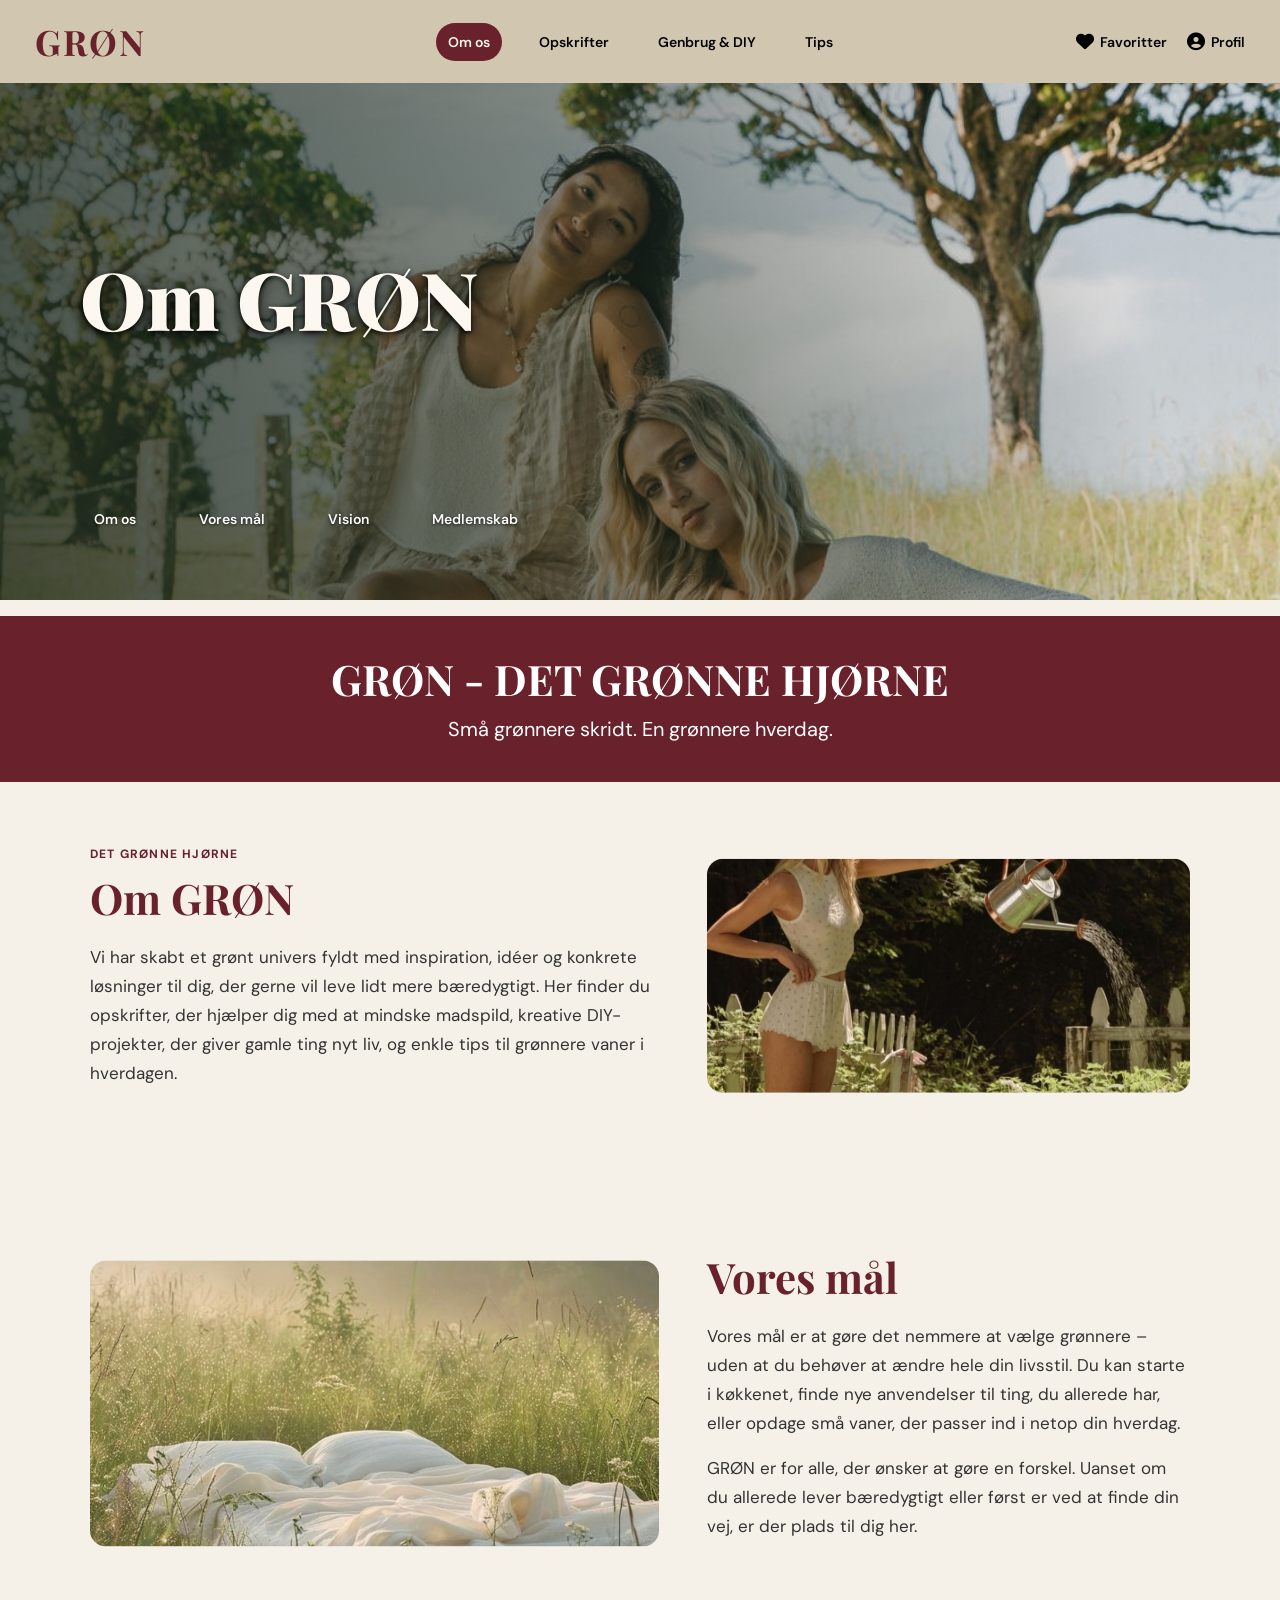
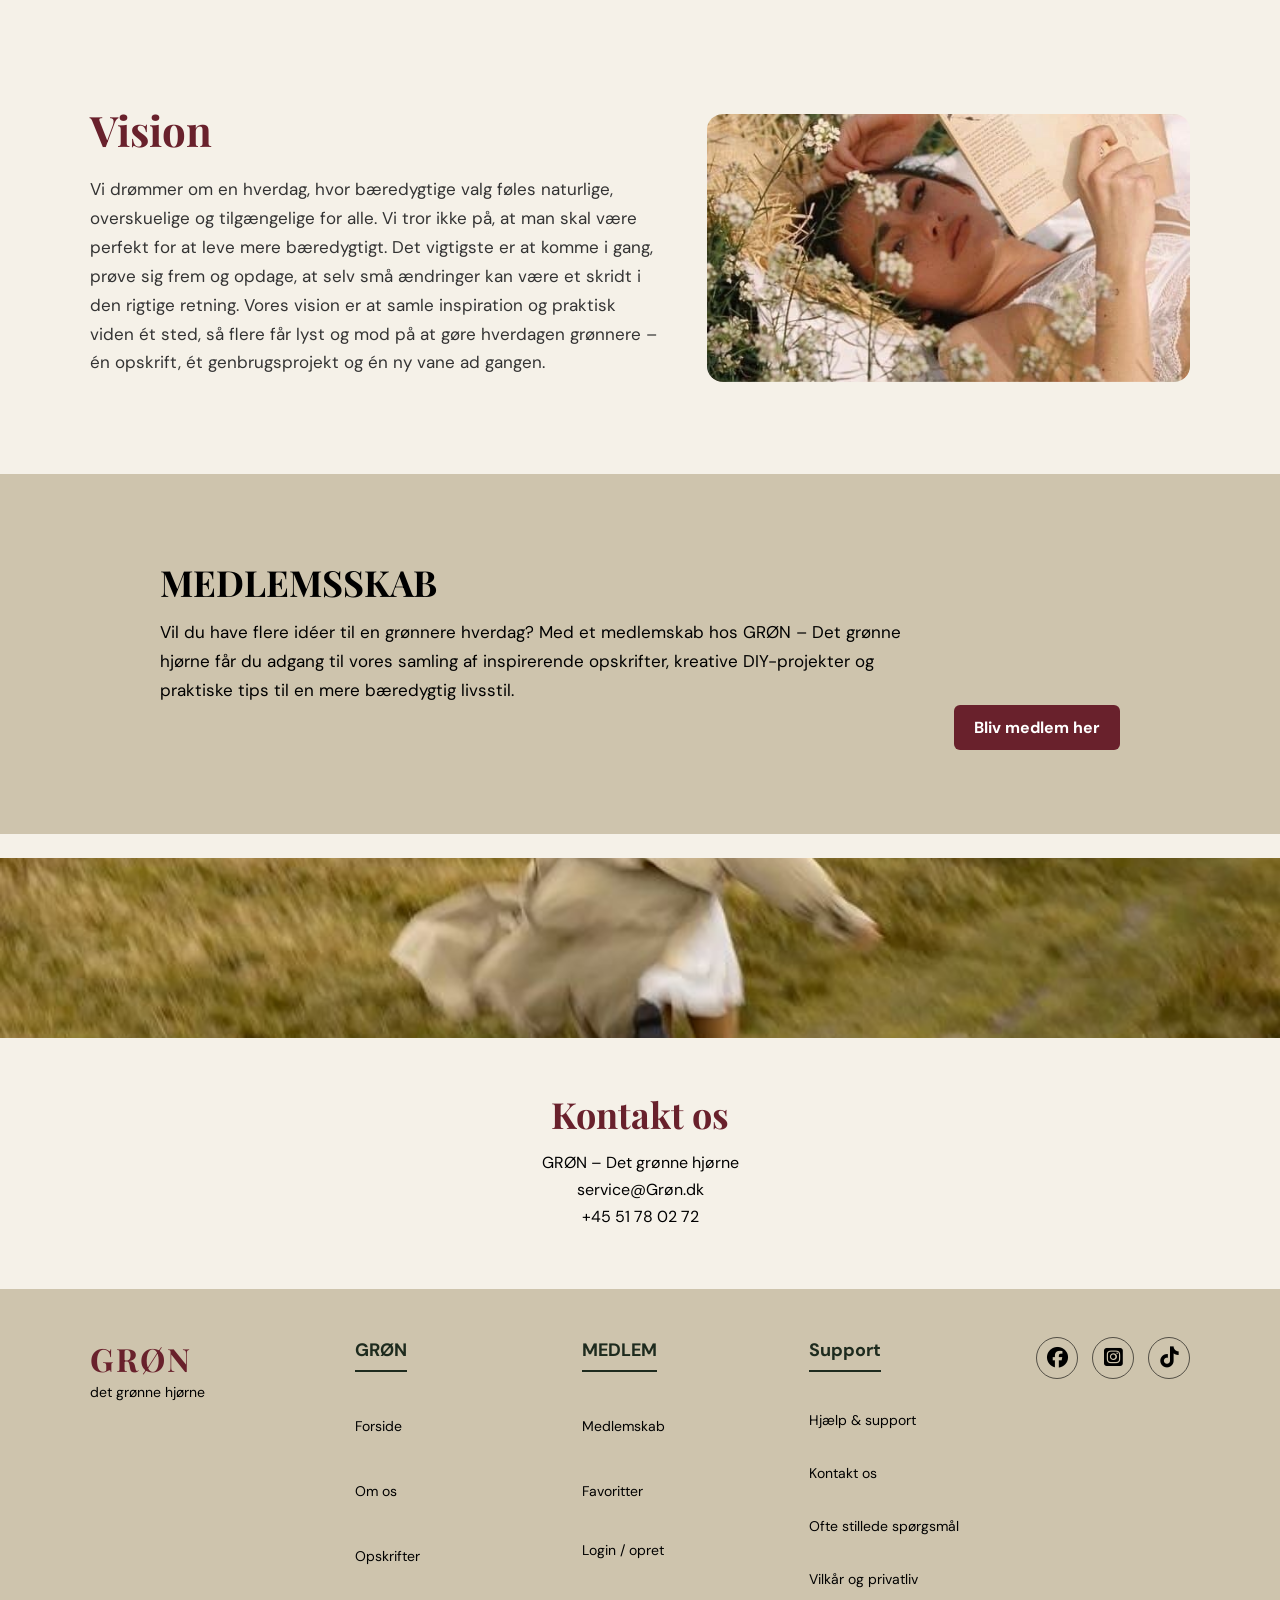
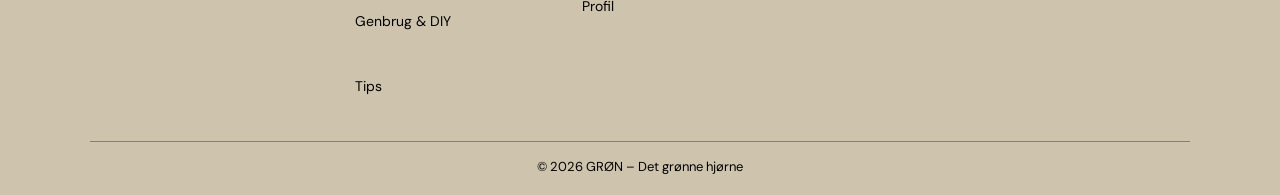
<file: om-os.html>
<!DOCTYPE html>
<!-- Om GRØN: fortælling, mål, vision, medlemskab og kontakt. -->
<html lang="da">
<head>
    <meta charset="UTF-8">
    <meta name="viewport" content="width=device-width, initial-scale=1.0">
    <meta name="description" content="Læs om GRØN – Det grønne hjørne og vores idé om en mere bæredygtig hverdag.">
    <title>Om os | GRØN</title>
    <link rel="preconnect" href="https://fonts.googleapis.com">
    <link rel="preconnect" href="https://fonts.gstatic.com" crossorigin>
    <link href="https://fonts.googleapis.com/css2?family=DM+Sans:wght@400;500;600;700&family=Playfair+Display:wght@500;600;700&display=swap" rel="stylesheet">
    <link rel="stylesheet" href="https://cdnjs.cloudflare.com/ajax/libs/font-awesome/6.7.2/css/all.min.css">
    <link rel="stylesheet" href="style.css">
</head>
<body>
    <a class="skip-link" href="#main-content">Gå til hovedindhold</a>
    <!-- Fælles topmenu; navigation.js styrer burgermenuen på mobil. -->
    <header>
        <div><a href="index.html"><h1>GRØN</h1></a></div>
        <nav class="site-nav" aria-label="Hovedmenu">
            <button class="site-nav-toggle" type="button" aria-expanded="false" aria-controls="site-nav-links" aria-label="Åbn menu">
                <span class="site-nav-toggle-icon" aria-hidden="true"><span></span><span></span><span></span></span>
                <span class="site-nav-toggle-label">Menu</span>
            </button>
            <div class="site-nav-links" id="site-nav-links">
                <a href="om-os.html" aria-current="page">Om os</a>
                <a href="opskrifter.html">Opskrifter</a>
                <a href="genbrug-diy.html">Genbrug &amp; DIY</a>
                <a href="tips.html">Tips</a>
            </div>
        </nav>
        <div class="bruger-links">
            <a href="favoritter.html" aria-label="Favoritter"><i class="fa-solid fa-heart nav-icon" aria-hidden="true"></i><span>Favoritter</span></a>
            <button class="bruger-profil" type="button" aria-label="Profil" data-profil-aabn><i class="fa-solid fa-circle-user nav-icon" aria-hidden="true"></i><span>Profil</span></button>
        </div>
    </header>

    <main id="main-content" tabindex="-1">
    <!-- Hero med genveje til sidens afsnit. -->
    <section class="hero hero-om-os">
        <div class="hero-content">
            <h2>Om GRØN</h2>
        </div>
        <div class="hero-kategorier">
            <a href="#om-os">Om os</a>
            <a href="#vores-maal">Vores mål</a>
            <a href="#vision">Vision</a>
            <a href="#medlemskab">Medlemskab</a>
        </div>
    </section>

    <!-- Brandintroduktion og tre afsnit om GRØN. -->
    <section class="brand-banner" aria-label="GRØN - Det Grønne Hjørne">
        <h2>GRØN - DET GRØNNE HJØRNE</h2>
        <p>Små grønnere skridt. En grønnere hverdag.</p>
    </section>

    <!-- Om GRØN, medlemskab og kontaktoplysninger. -->
        <section class="sideindhold om-os-indhold" id="om-os">
            <div>
                <p class="diy-label">Det grønne hjørne</p>
                <h2>Om GRØN</h2>
                <p>Vi har skabt et grønt univers fyldt med inspiration, idéer og konkrete løsninger til dig, der gerne vil leve lidt mere bæredygtigt. Her finder du opskrifter, der hjælper dig med at mindske madspild, kreative DIY-projekter, der giver gamle ting nyt liv, og enkle tips til grønnere vaner i hverdagen.</p>
            </div>
            <div class="om-os-billede">
                <img src="media/Om os.jpg" alt="Person vander planter i en grøn have">
            </div>
        </section>

        <section class="sideindhold om-os-indhold om-os-indhold-maal" id="vores-maal">
            <div class="om-os-billede">
                <img src="media/om os 2.jpg" alt="Lyst klæde i en blomstrende eng">
            </div>
            <div>
                <h2>Vores mål</h2>
                <p>Vores mål er at gøre det nemmere at vælge grønnere – uden at du behøver at ændre hele din livsstil. Du kan starte i køkkenet, finde nye anvendelser til ting, du allerede har, eller opdage små vaner, der passer ind i netop din hverdag.</p>
                <p>GRØN er for alle, der ønsker at gøre en forskel. Uanset om du allerede lever bæredygtigt eller først er ved at finde din vej, er der plads til dig her.</p>
            </div>
        </section>

        <section class="sideindhold om-os-indhold" id="vision">
            <div>
                <h2>Vision</h2>
                <p>Vi drømmer om en hverdag, hvor bæredygtige valg føles naturlige, overskuelige og tilgængelige for alle. Vi tror ikke på, at man skal være perfekt for at leve mere bæredygtigt. Det vigtigste er at komme i gang, prøve sig frem og opdage, at selv små ændringer kan være et skridt i den rigtige retning. Vores vision er at samle inspiration og praktisk viden ét sted, så flere får lyst og mod på at gøre hverdagen grønnere – én opskrift, ét genbrugsprojekt og én ny vane ad gangen.</p>
            </div>
            <div class="om-os-billede">
                <img src="media/oms os 3.jpg" alt="Person slapper af i en blomstereng med en bog">
            </div>
        </section>

        <!-- Information om medlemskab og kontakt nederst på siden. -->
        <section class="medlemskab-banner" id="medlemskab" aria-labelledby="medlemskab-overskrift">
            <div class="medlemskab-boks">
                <h2 id="medlemskab-overskrift">MEDLEMSSKAB</h2>
                <p>Vil du have flere idéer til en grønnere hverdag? Med et medlemskab hos GRØN – Det grønne hjørne får du adgang til vores samling af inspirerende opskrifter, kreative DIY-projekter og praktiske tips til en mere bæredygtig livsstil.</p>
                <button class="medlemskab-knap" type="button" data-medlemskab-aabn>Bliv medlem her</button>
            </div>
        </section>

        <section class="om-os-billedbanner" aria-label="Naturen inspirerer en grønnere hverdag">
            <img src="media/stemningsbillede.jpg" alt="Grønne marker og natur i det danske landskab">
        </section>
        <section class="kontakt-oplysninger" id="kontakt" aria-labelledby="kontakt-overskrift">
            <h2 id="kontakt-overskrift">Kontakt os</h2>
            <p>GRØN – Det grønne hjørne</p>
            <p>service@Grøn.dk</p>
            <p>+45 51 78 02 72</p>
        </section>
    </main>
    <!-- Medlemskabsdialog med status om, at oprettelse ikke er aktiveret. -->
    <dialog class="opskrift-dialog medlemskab-dialog" aria-labelledby="medlemskab-dialog-titel">
        <button class="opskrift-dialog-luk" type="button" data-medlemskab-luk aria-label="Luk medlemskabsinformation">×</button>
        <div class="medlemskab-dialog-indhold">
            <p class="diy-label">Gratis medlemskab</p>
            <h2 id="medlemskab-dialog-titel">Bliv en del af GRØN</h2>
            <p>Det er gratis at bruge GRØN. Udforsk opskrifter, kreative projekter og tips til en grønnere hverdag.</p>
            <ul>
                <li>Udforsk opskrifter, der hjælper med at mindske madspild.</li>
                <li>Find kreative Genbrug &amp; DIY-projekter.</li>
                <li>Læs praktiske tips til bæredygtige valg.</li>
                <li>Gem dine favoritter, så du nemt kan finde dem igen.</li>
            </ul>
            <p class="medlemskab-status-note">Profiloprettelse er endnu ikke aktiveret. Oplysningerne sendes ikke eller gemmes.</p>
            <form class="medlemskab-form">
                <label for="medlemskab-brugernavn">Brugernavn</label>
                <input id="medlemskab-brugernavn" name="username" type="text" autocomplete="username" required>
                <label for="medlemskab-kodeord">Kodeord</label>
                <input id="medlemskab-kodeord" name="password" type="password" autocomplete="new-password" required>
                <button class="medlemskab-form-knap" type="submit">Opret gratis profil</button>
                <p class="medlemskab-form-status" role="status" aria-live="polite"></p>
            </form>
        </div>
    </dialog>
    <!-- Fælles sidefod; navigation.js folder linkgrupperne ud på mobil, mens CSS viser dem fast på desktop. -->
    <footer class="site-footer">
        <div class="site-footer-indhold">
            <div class="footer-brand">
                <a class="footer-logo" href="index.html">GRØN</a>
                <p>det grønne hjørne</p>
            </div>
            <nav class="footer-kolonne" aria-label="GRØN">
                <h2>
                    <span class="footer-kolonne-titel">GRØN</span>
                    <button class="footer-accordion-toggle" type="button" aria-expanded="false" aria-controls="footer-links-gron">GRØN<span aria-hidden="true">+</span></button>
                </h2>
                <div class="footer-kolonne-links" id="footer-links-gron">
                    <a href="index.html">Forside</a>
                    <a href="om-os.html" aria-current="page">Om os</a>
                    <a href="opskrifter.html">Opskrifter</a>
                    <a href="genbrug-diy.html">Genbrug &amp; DIY</a>
                    <a href="tips.html">Tips</a>
                </div>
            </nav>
            <nav class="footer-kolonne" aria-label="Medlem">
                <h2>
                    <span class="footer-kolonne-titel">MEDLEM</span>
                    <button class="footer-accordion-toggle" type="button" aria-expanded="false" aria-controls="footer-links-medlem">MEDLEM<span aria-hidden="true">+</span></button>
                </h2>
                <div class="footer-kolonne-links" id="footer-links-medlem">
                    <a href="om-os.html#medlemskab">Medlemskab</a>
                    <a href="favoritter.html">Favoritter</a>
                    <span>Login / opret</span>
                    <button class="footer-profil-knap" type="button" data-profil-aabn>Profil</button>
                </div>
            </nav>
            <nav class="footer-kolonne" aria-label="Support">
                <h2>
                    <span class="footer-kolonne-titel">Support</span>
                    <button class="footer-accordion-toggle" type="button" aria-expanded="false" aria-controls="footer-links-support">Support<span aria-hidden="true">+</span></button>
                </h2>
                <div class="footer-kolonne-links" id="footer-links-support">
                    <span>Hjælp &amp; support</span>
                    <span>Kontakt os</span>
                    <span>Ofte stillede spørgsmål</span>
                    <span>Vilkår og privatliv</span>
                </div>
            </nav>
            <div class="footer-sociale" role="group" aria-label="Sociale medier">
                <span class="footer-sociale-ikon" role="img" aria-label="Facebook"><i class="fa-brands fa-facebook" aria-hidden="true"></i></span>
                <span class="footer-sociale-ikon" role="img" aria-label="Instagram"><i class="fa-brands fa-square-instagram" aria-hidden="true"></i></span>
                <span class="footer-sociale-ikon" role="img" aria-label="TikTok"><i class="fa-brands fa-tiktok" aria-hidden="true"></i></span>
            </div>
        </div>
        <p class="footer-copyright">&copy; 2026 GRØN – Det grønne hjørne</p>
    </footer>
    <script src="navigation.js"></script>
    <script src="favoritter.js"></script>
    <script src="medlemskab.js"></script>
    <script src="profil.js"></script>
</body>
</html>
</file>
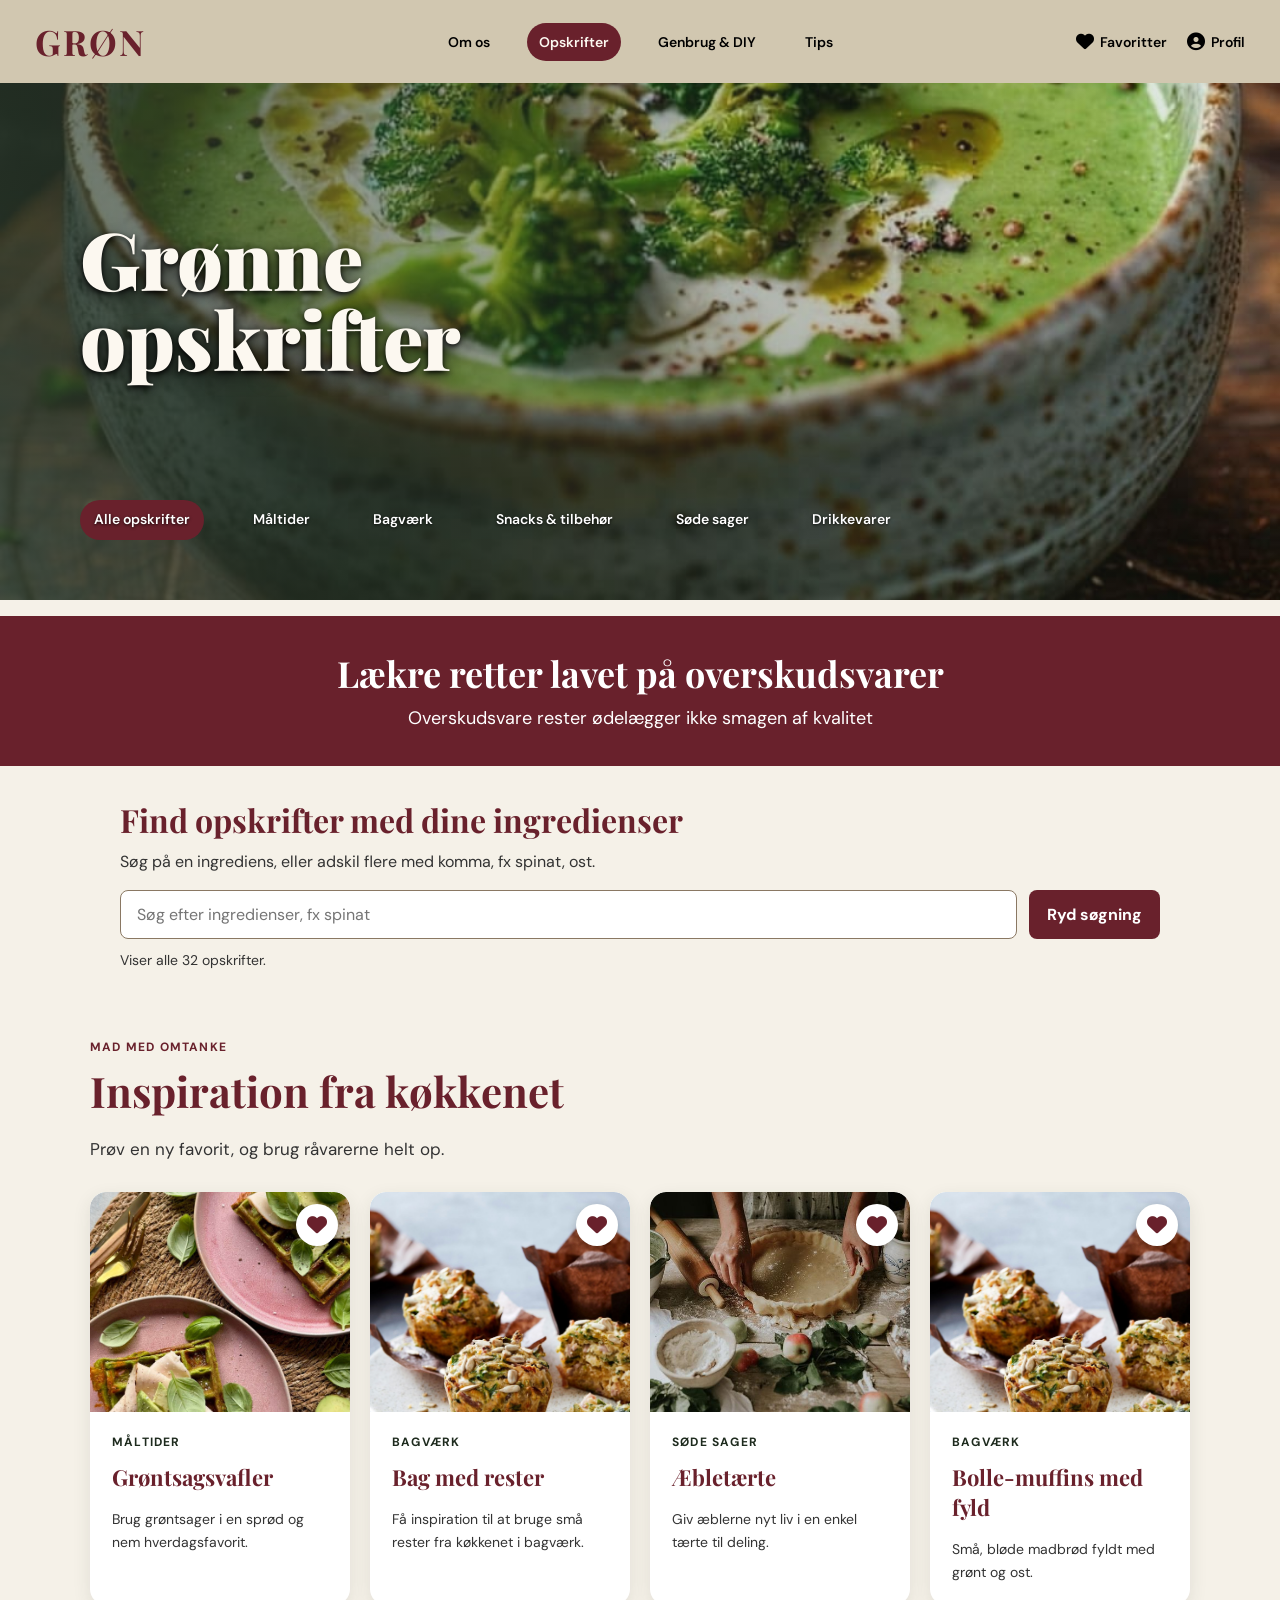
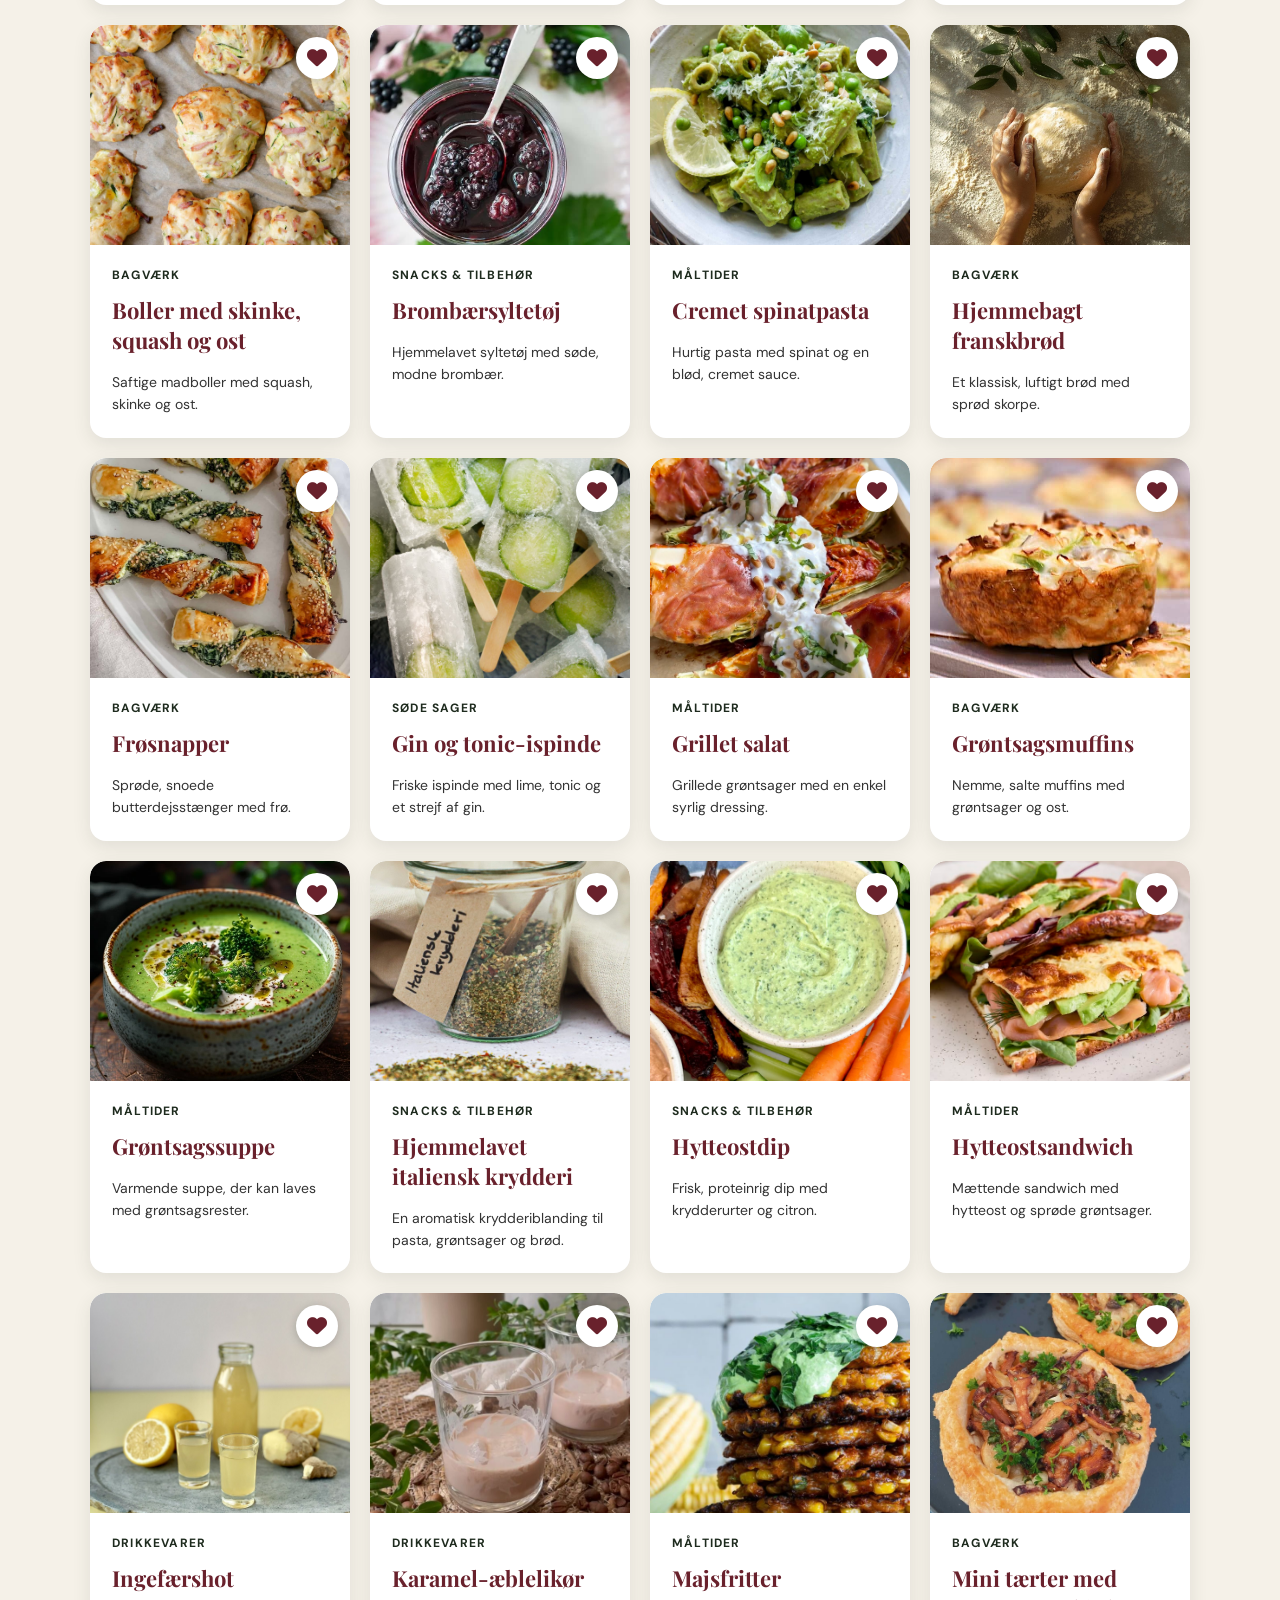
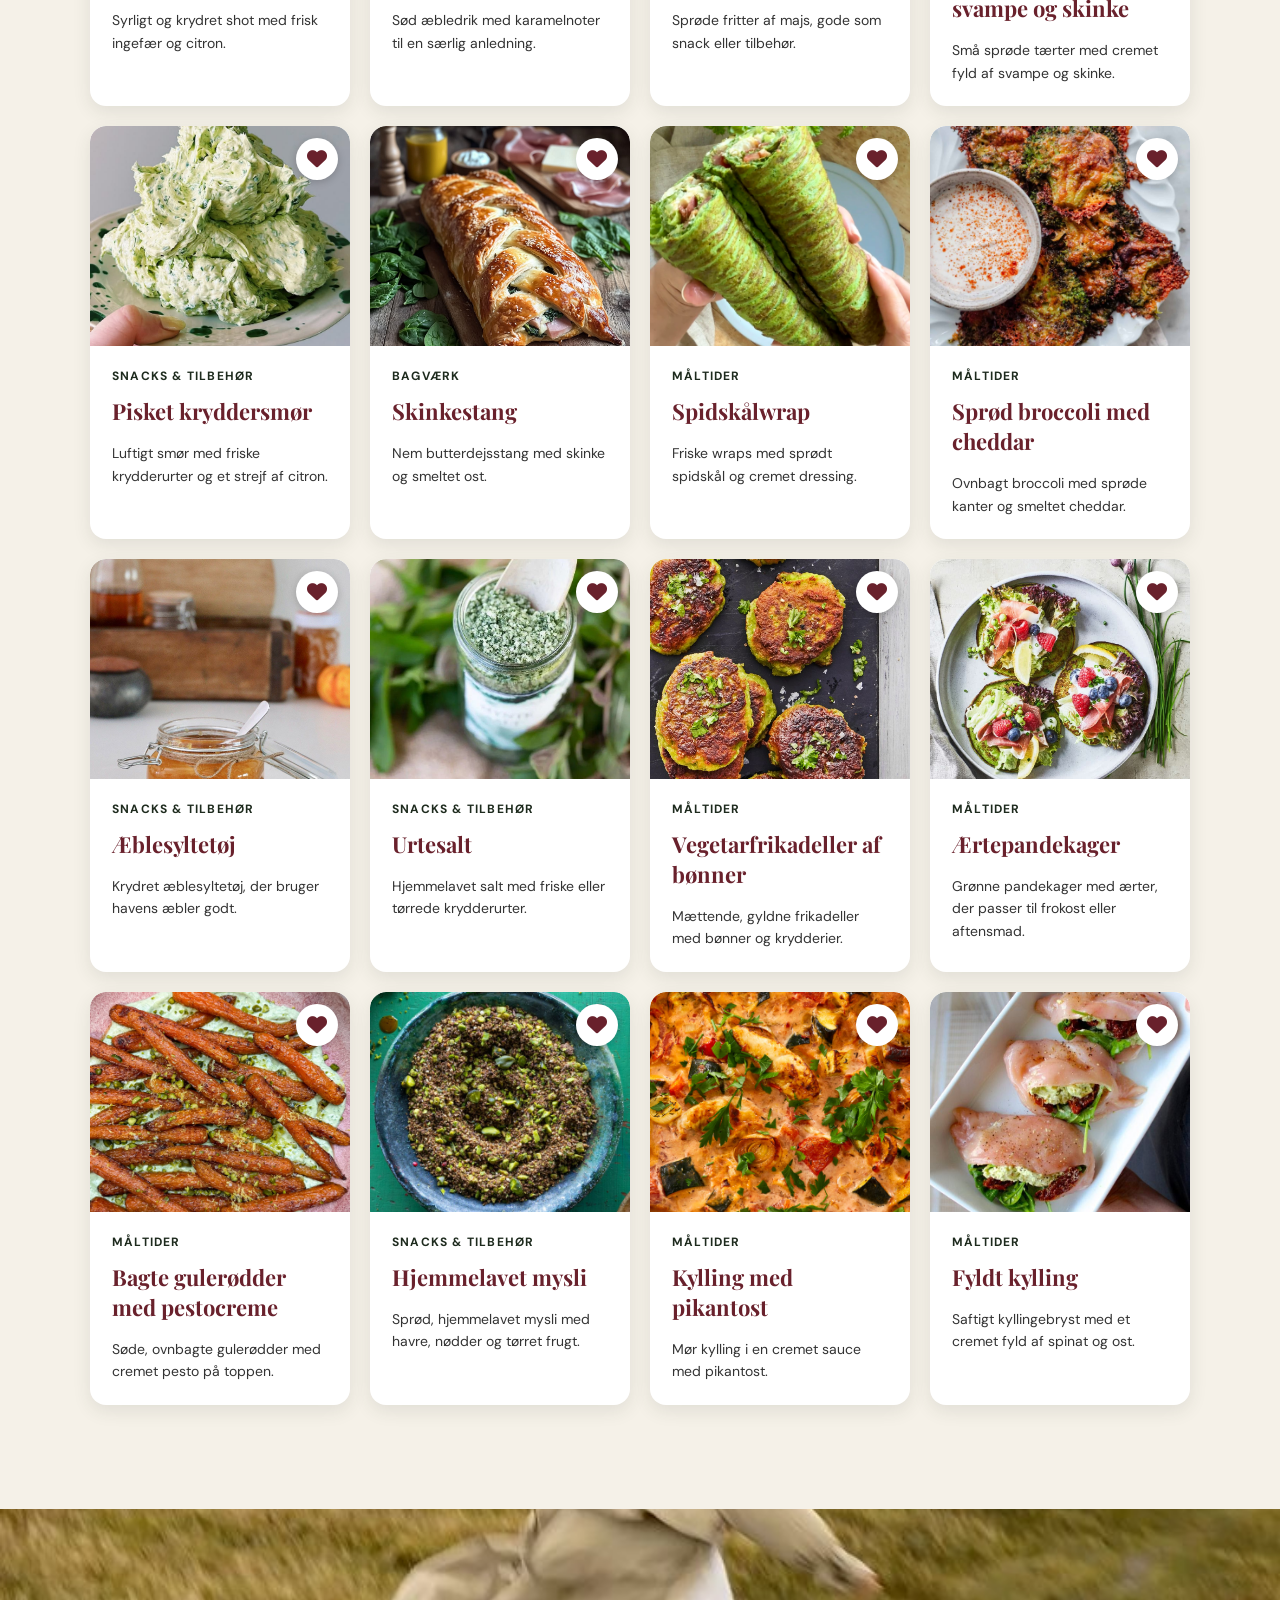
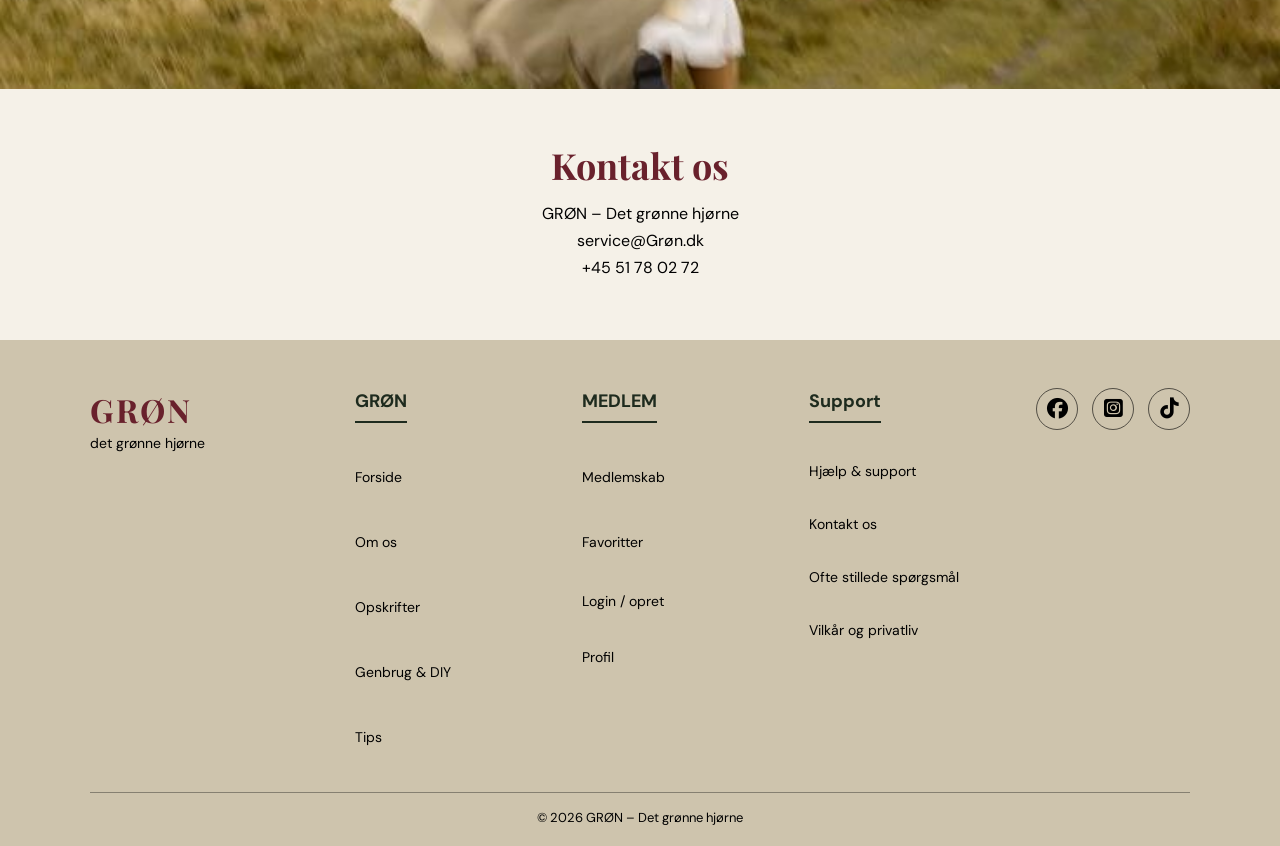
<file: opskrifter.html>
<!DOCTYPE html>
<!-- Opskriftsside med søgning, opskriftskort og opskriftsdialog. -->
<html lang="da">
<head>
    <meta charset="UTF-8">
    <meta name="viewport" content="width=device-width, initial-scale=1.0">
    <meta name="description" content="Find grønne opskrifter og inspiration til at bruge råvarerne godt hos GRØN.">
    <title>Opskrifter | GRØN</title>
    <link rel="preconnect" href="https://fonts.googleapis.com">
    <link rel="preconnect" href="https://fonts.gstatic.com" crossorigin>
    <link href="https://fonts.googleapis.com/css2?family=DM+Sans:wght@400;500;600;700&family=Playfair+Display:wght@500;600;700&display=swap" rel="stylesheet">
    <link rel="stylesheet" href="https://cdnjs.cloudflare.com/ajax/libs/font-awesome/6.7.2/css/all.min.css">
    <link rel="stylesheet" href="style.css">
</head>
<body>
    <a class="skip-link" href="#main-content">Gå til hovedindhold</a>
    <!-- Fælles topmenu; navigation.js styrer burgermenuen på mobil. -->
    <header>
        <div><a href="index.html"><h1>GRØN</h1></a></div>
        <nav class="site-nav" aria-label="Hovedmenu">
            <button class="site-nav-toggle" type="button" aria-expanded="false" aria-controls="site-nav-links" aria-label="Åbn menu">
                <span class="site-nav-toggle-icon" aria-hidden="true"><span></span><span></span><span></span></span>
                <span class="site-nav-toggle-label">Menu</span>
            </button>
            <div class="site-nav-links" id="site-nav-links">
                <a href="om-os.html">Om os</a>
                <a href="opskrifter.html" aria-current="page">Opskrifter</a>
                <a href="genbrug-diy.html">Genbrug &amp; DIY</a>
                <a href="tips.html">Tips</a>
            </div>
        </nav>
        <div class="bruger-links">
            <a href="favoritter.html" aria-label="Favoritter"><i class="fa-solid fa-heart nav-icon" aria-hidden="true"></i><span>Favoritter</span></a>
            <button class="bruger-profil" type="button" aria-label="Profil" data-profil-aabn><i class="fa-solid fa-circle-user nav-icon" aria-hidden="true"></i><span>Profil</span></button>
        </div>
    </header>

    <main id="main-content" tabindex="-1">
    <!-- Opskriftsidens hero og introduktion. -->
    <section class="hero hero-opskrifter">
        <div class="hero-content">
            <h2>Grønne opskrifter</h2>
        </div>
        <nav class="hero-kategorier" aria-label="Opskriftskategorier">
            <a href="#opskrifter" data-opskrift-filter="alle" aria-current="true">Alle opskrifter</a>
            <a href="#opskrifter" data-opskrift-filter="maaltider">Måltider</a>
            <a href="#opskrifter" data-opskrift-filter="bagvaerk">Bagværk</a>
            <a href="#opskrifter" data-opskrift-filter="tilbehoer">Snacks &amp; tilbehør</a>
            <a href="#opskrifter" data-opskrift-filter="soedt">Søde sager</a>
            <a href="#opskrifter" data-opskrift-filter="drikkevarer">Drikkevarer</a>
        </nav>
    </section>

    <!-- Sidens korte introduktion til opskrifterne. -->
    <section class="opskrifter-banner" aria-label="Lækre retter lavet på overskudsvarer">
        <h2>Lækre retter lavet på overskudsvarer</h2>
        <p>Overskudsvare rester ødelægger ikke smagen af kvalitet</p>
    </section>

    <!-- Søgning og liste over opskrifter. -->
    <section class="opskrift-soegning" aria-labelledby="opskrift-soegning-overskrift">
        <h2 id="opskrift-soegning-overskrift">Find opskrifter med dine ingredienser</h2>
        <p>Søg på en ingrediens, eller adskil flere med komma, fx spinat, ost.</p>
        <div class="opskrift-soegning-felt">
            <label class="sr-only" for="opskrift-soegning-input">Søg efter ingredienser</label>
            <input id="opskrift-soegning-input" type="search" placeholder="Søg efter ingredienser, fx spinat" autocomplete="off">
            <button type="button" id="opskrift-soegning-nulstil">Ryd søgning</button>
        </div>
        <p class="opskrift-soegning-status" role="status" aria-live="polite"></p>
    </section>

    <!-- Samlet opskriftsliste, som filtreres via heroens kategorilinks. -->
    <div class="sideindhold opskrifter-indhold">
        <div class="sideindhold-heading">
            <p class="diy-label">Mad med omtanke</p>
            <h2>Inspiration fra køkkenet</h2>
            <p>Prøv en ny favorit, og brug råvarerne helt op.</p>
        </div>
        <section class="diy-projekt-grid" id="opskrifter" aria-label="Opskrifter">
            <p class="opskrift-ingen-resultater" hidden>Vi fandt ingen opskrifter med de valgte filtre. Prøv en anden søgning eller kategori.</p>
            <article class="diy-projektkort opskrift-kort" data-opskrift="vafler" data-favorit-id="opskrift-vafler" data-favorit-type="opskrift" id="opskrift-vafler">
                <button class="opskrift-kort-aabn" type="button" aria-haspopup="dialog" aria-labelledby="opskrift-vafler-titel">
                    <img src="media/Grøntsagevafler.jpg" alt="Grønne grøntsagsvafler serveret med friske råvarer">
                    <div class="diy-projektinfo">
                        <span class="diy-projektkategori">Måltider</span>
                        <h3 id="opskrift-vafler-titel">Grøntsagsvafler</h3>
                        <p>Brug grøntsager i en sprød og nem hverdagsfavorit.</p>
                    </div>
                </button>
                <button class="favorit-knap" type="button" data-favorit-toggle aria-label="Gem Grøntsagsvafler" aria-pressed="false"><i class="fa-solid fa-heart" aria-hidden="true"></i></button>
            </article>
            <article class="diy-projektkort opskrift-kort" data-opskrift="rester" data-favorit-id="opskrift-rester" data-favorit-type="opskrift" id="opskrift-rester">
                <button class="opskrift-kort-aabn" type="button" aria-haspopup="dialog" aria-labelledby="opskrift-rester-titel">
                    <img src="media/opskrift bolle muffins med fyld.jpg" alt="Boller med grøntsager og ost">
                    <div class="diy-projektinfo">
                        <span class="diy-projektkategori">Bagværk</span>
                        <h3 id="opskrift-rester-titel">Bag med rester</h3>
                        <p>Få inspiration til at bruge små rester fra køkkenet i bagværk.</p>
                    </div>
                </button>
                <button class="favorit-knap" type="button" data-favorit-toggle aria-label="Gem Bag med rester" aria-pressed="false"><i class="fa-solid fa-heart" aria-hidden="true"></i></button>
            </article>
            <article class="diy-projektkort opskrift-kort" data-opskrift="aebletaerte" data-favorit-id="opskrift-aebletaerte" data-favorit-type="opskrift" id="opskrift-aebletaerte">
                <button class="opskrift-kort-aabn" type="button" aria-haspopup="dialog" aria-labelledby="opskrift-aebletaerte-titel">
                    <img src="media/opskrift æbeltærte.jpg" alt="Hjemmelavet æbletærte">
                    <div class="diy-projektinfo">
                        <span class="diy-projektkategori">Søde sager</span>
                        <h3 id="opskrift-aebletaerte-titel">Æbletærte</h3>
                        <p>Giv æblerne nyt liv i en enkel tærte til deling.</p>
                    </div>
                </button>
                <button class="favorit-knap" type="button" data-favorit-toggle aria-label="Gem Æbletærte" aria-pressed="false"><i class="fa-solid fa-heart" aria-hidden="true"></i></button>
            </article>
        </section>
    </div>
    <!-- Afsluttende naturbillede og kontaktoplysninger. -->
    <section class="om-os-billedbanner" aria-label="Naturen inspirerer en grønnere hverdag">
        <img src="media/stemningsbillede.jpg" alt="Grønne marker og natur i det danske landskab">
    </section>
    <section class="kontakt-oplysninger" aria-labelledby="kontakt-overskrift">
        <h2 id="kontakt-overskrift">Kontakt os</h2>
        <p>GRØN – Det grønne hjørne</p>
        <p>service@Grøn.dk</p>
        <p>+45 51 78 02 72</p>
    </section>
    </main>
    <!-- Dialog med ingredienser og trin for den valgte opskrift. -->
    <dialog class="opskrift-dialog" aria-labelledby="opskrift-dialog-titel">
        <button class="opskrift-dialog-luk" type="button" aria-label="Luk opskriften">×</button>
        <div class="opskrift-dialog-indhold">
            <img class="opskrift-dialog-billede" alt="">
            <div class="opskrift-dialog-detaljer">
                <p class="diy-label">Opskrift</p>
                <h2 id="opskrift-dialog-titel"></h2>
                <h3>Ingredienser</h3>
                <ul class="opskrift-dialog-ingredienser"></ul>
                <h3>Sådan gør du</h3>
                <ol class="opskrift-dialog-trin"></ol>
            </div>
        </div>
    </dialog>
    <!-- Fælles sidefod; navigation.js folder linkgrupperne ud på mobil, mens CSS viser dem fast på desktop. -->
    <footer class="site-footer">
        <div class="site-footer-indhold">
            <div class="footer-brand">
                <a class="footer-logo" href="index.html">GRØN</a>
                <p>det grønne hjørne</p>
            </div>
            <nav class="footer-kolonne" aria-label="GRØN">
                <h2>
                    <span class="footer-kolonne-titel">GRØN</span>
                    <button class="footer-accordion-toggle" type="button" aria-expanded="false" aria-controls="footer-links-gron">GRØN<span aria-hidden="true">+</span></button>
                </h2>
                <div class="footer-kolonne-links" id="footer-links-gron">
                    <a href="index.html">Forside</a>
                    <a href="om-os.html">Om os</a>
                    <a href="opskrifter.html" aria-current="page">Opskrifter</a>
                    <a href="genbrug-diy.html">Genbrug &amp; DIY</a>
                    <a href="tips.html">Tips</a>
                </div>
            </nav>
            <nav class="footer-kolonne" aria-label="Medlem">
                <h2>
                    <span class="footer-kolonne-titel">MEDLEM</span>
                    <button class="footer-accordion-toggle" type="button" aria-expanded="false" aria-controls="footer-links-medlem">MEDLEM<span aria-hidden="true">+</span></button>
                </h2>
                <div class="footer-kolonne-links" id="footer-links-medlem">
                    <a href="om-os.html#medlemskab">Medlemskab</a>
                    <a href="favoritter.html">Favoritter</a>
                    <span>Login / opret</span>
                    <button class="footer-profil-knap" type="button" data-profil-aabn>Profil</button>
                </div>
            </nav>
            <nav class="footer-kolonne" aria-label="Support">
                <h2>
                    <span class="footer-kolonne-titel">Support</span>
                    <button class="footer-accordion-toggle" type="button" aria-expanded="false" aria-controls="footer-links-support">Support<span aria-hidden="true">+</span></button>
                </h2>
                <div class="footer-kolonne-links" id="footer-links-support">
                    <span>Hjælp &amp; support</span>
                    <span>Kontakt os</span>
                    <span>Ofte stillede spørgsmål</span>
                    <span>Vilkår og privatliv</span>
                </div>
            </nav>
            <div class="footer-sociale" role="group" aria-label="Sociale medier">
                <span class="footer-sociale-ikon" role="img" aria-label="Facebook"><i class="fa-brands fa-facebook" aria-hidden="true"></i></span>
                <span class="footer-sociale-ikon" role="img" aria-label="Instagram"><i class="fa-brands fa-square-instagram" aria-hidden="true"></i></span>
                <span class="footer-sociale-ikon" role="img" aria-label="TikTok"><i class="fa-brands fa-tiktok" aria-hidden="true"></i></span>
            </div>
        </div>
        <p class="footer-copyright">&copy; 2026 GRØN – Det grønne hjørne</p>
    </footer>
    <script src="navigation.js"></script>
    <script src="opskrifter.js"></script>
    <script src="favoritter.js"></script>
    <script src="profil.js"></script>
</body>
</html>
</file>
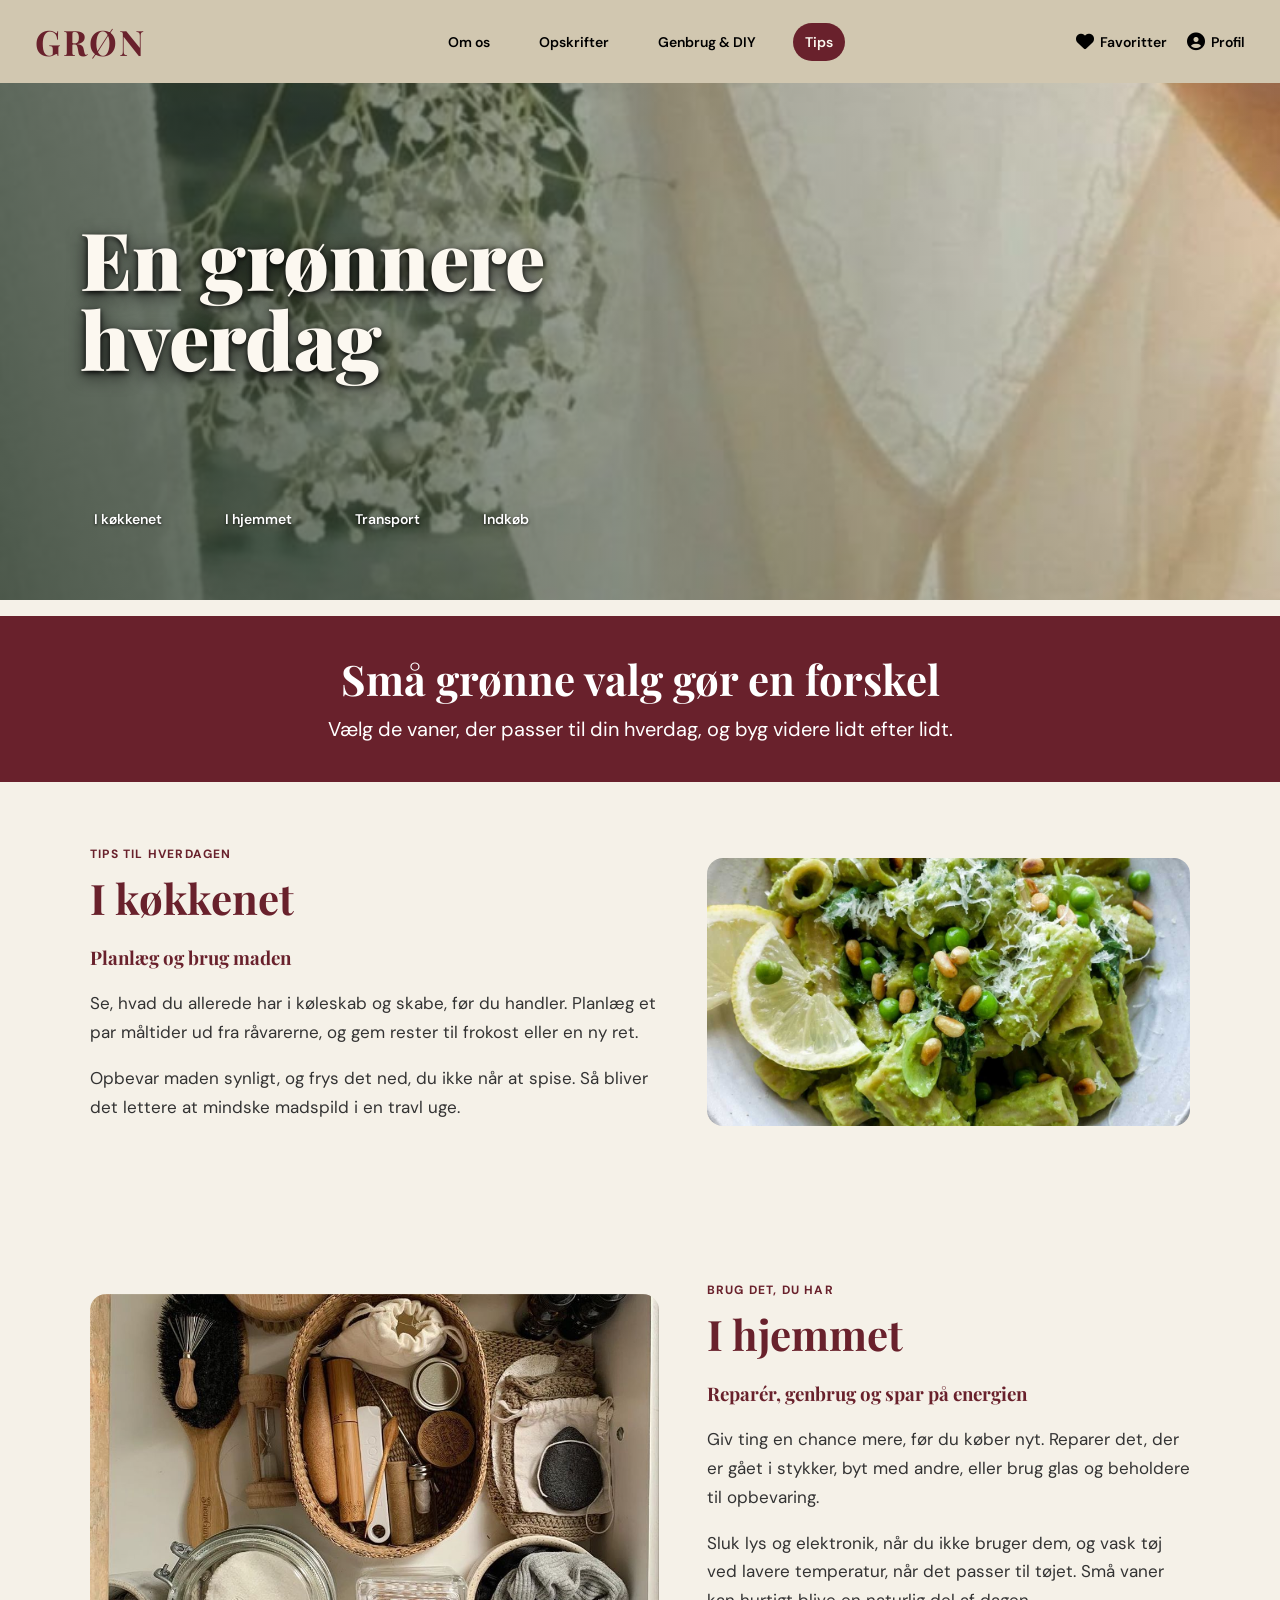
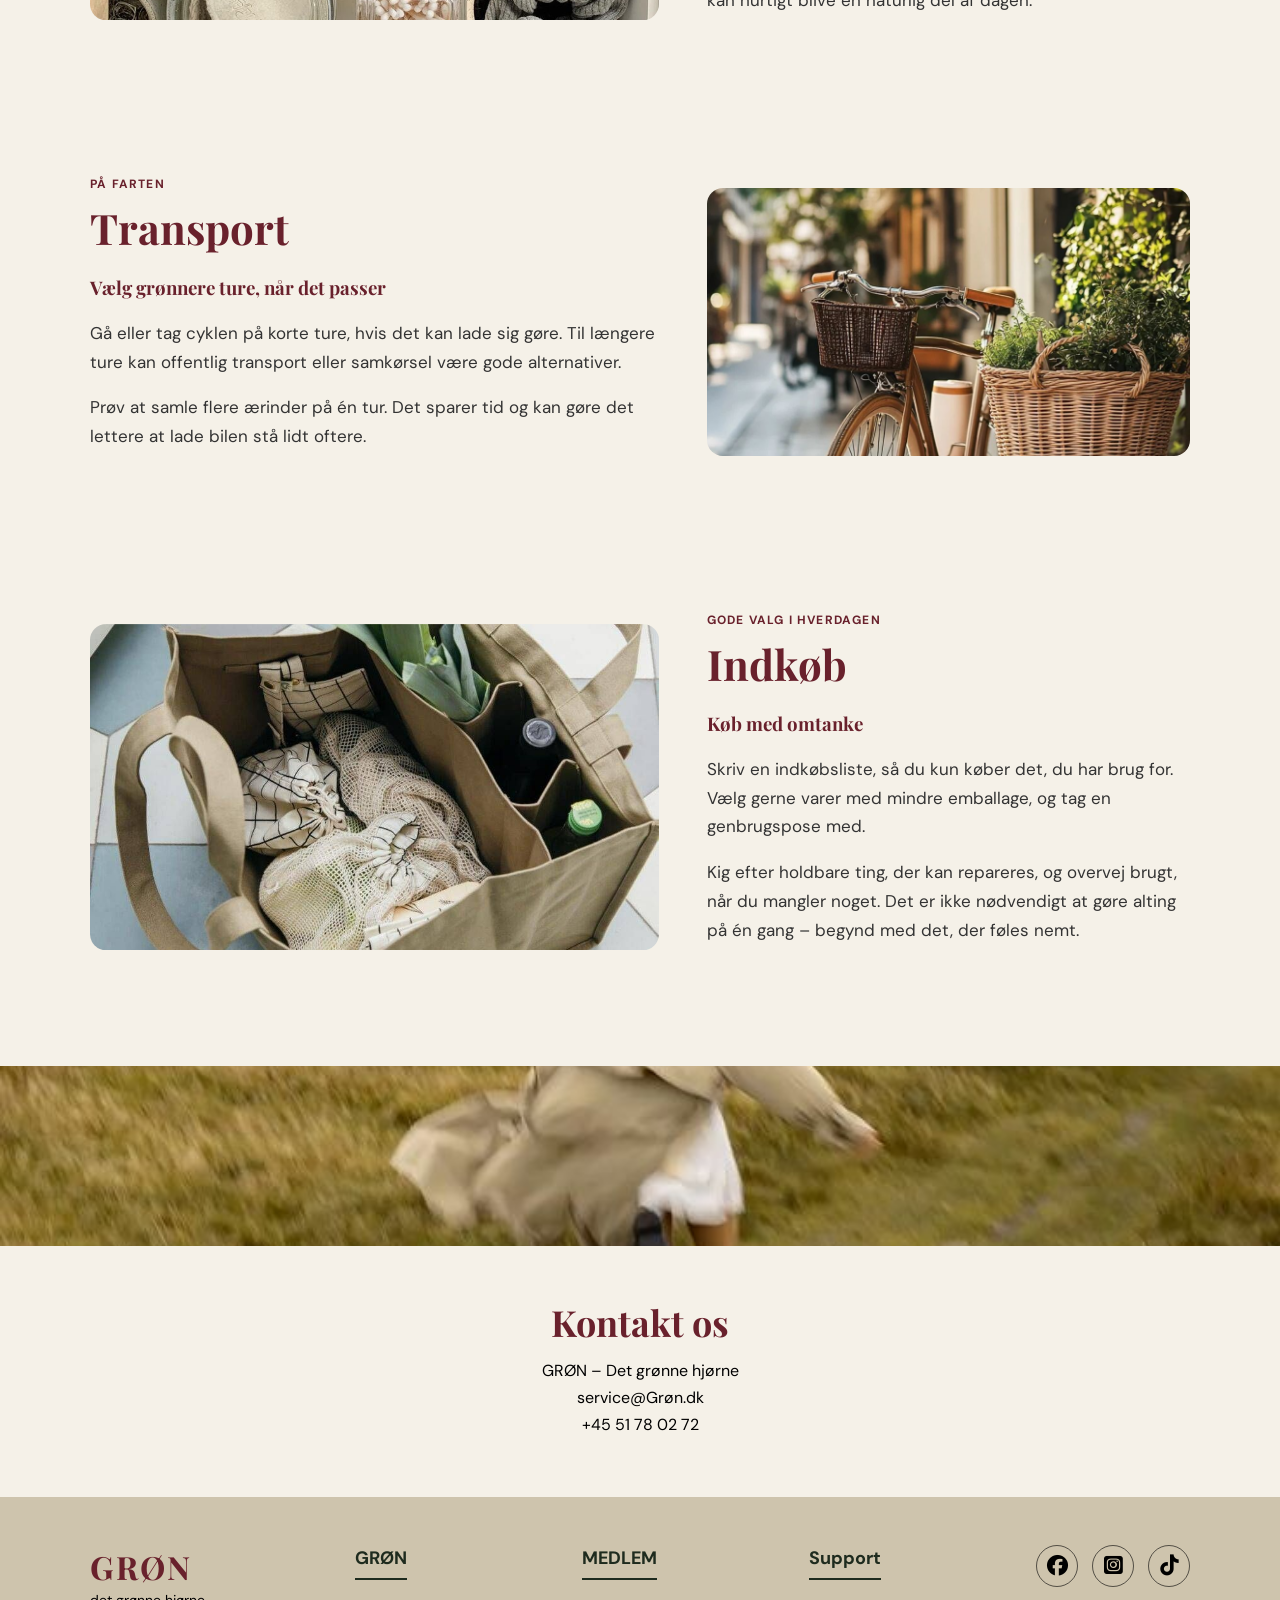
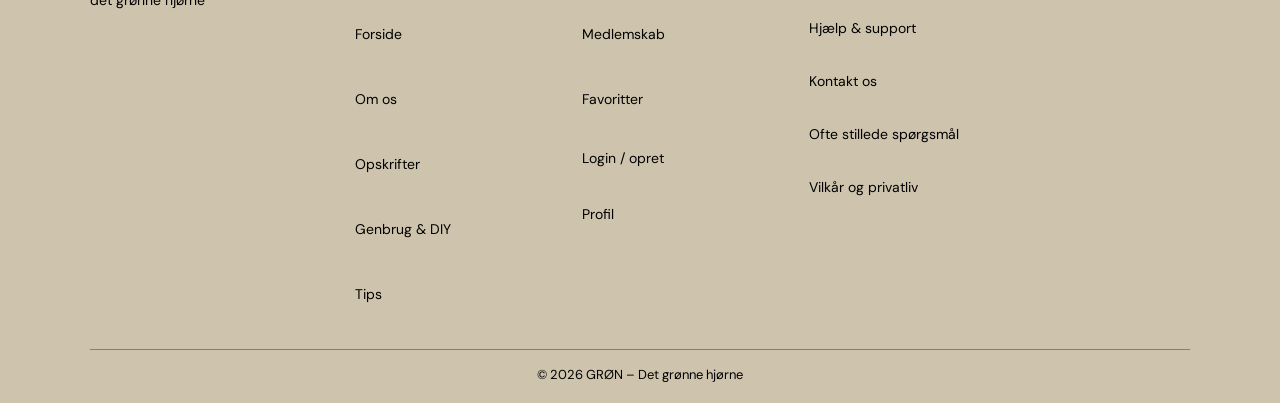
<file: tips.html>
<!DOCTYPE html>
<!-- Tips til mere bæredygtige valg i hverdagen. -->
<html lang="da">
<head>
    <meta charset="UTF-8">
    <meta name="viewport" content="width=device-width, initial-scale=1.0">
    <meta name="description" content="Praktiske tips til en grønnere hverdag fra GRØN – Det grønne hjørne.">
    <title>Tips | GRØN</title>
    <link rel="preconnect" href="https://fonts.googleapis.com">
    <link rel="preconnect" href="https://fonts.gstatic.com" crossorigin>
    <link href="https://fonts.googleapis.com/css2?family=DM+Sans:wght@400;500;600;700&family=Playfair+Display:wght@500;600;700&display=swap" rel="stylesheet">
    <link rel="stylesheet" href="https://cdnjs.cloudflare.com/ajax/libs/font-awesome/6.7.2/css/all.min.css">
    <link rel="stylesheet" href="style.css">
</head>
<body>
    <a class="skip-link" href="#main-content">Gå til hovedindhold</a>
    <!-- Fælles topmenu; navigation.js styrer burgermenuen på mobil. -->
    <header>
        <div><a href="index.html"><h1>GRØN</h1></a></div>
        <nav class="site-nav" aria-label="Hovedmenu">
            <button class="site-nav-toggle" type="button" aria-expanded="false" aria-controls="site-nav-links" aria-label="Åbn menu">
                <span class="site-nav-toggle-icon" aria-hidden="true"><span></span><span></span><span></span></span>
                <span class="site-nav-toggle-label">Menu</span>
            </button>
            <div class="site-nav-links" id="site-nav-links">
                <a href="om-os.html">Om os</a>
                <a href="opskrifter.html">Opskrifter</a>
                <a href="genbrug-diy.html">Genbrug &amp; DIY</a>
                <a href="tips.html" aria-current="page">Tips</a>
            </div>
        </nav>
        <div class="bruger-links">
            <a href="favoritter.html" aria-label="Favoritter"><i class="fa-solid fa-heart nav-icon" aria-hidden="true"></i><span>Favoritter</span></a>
            <button class="bruger-profil" type="button" aria-label="Profil" data-profil-aabn><i class="fa-solid fa-circle-user nav-icon" aria-hidden="true"></i><span>Profil</span></button>
        </div>
    </header>

    <main id="main-content" tabindex="-1">
    <!-- Tipsidens hero med genveje til emnerne. -->
    <section class="hero hero-tips">
        <div class="hero-content">
            <h2>En grønnere hverdag</h2>
        </div>
        <div class="hero-kategorier">
            <a href="#koekken">I køkkenet</a>
            <a href="#hjemmet">I hjemmet</a>
            <a href="#transport">Transport</a>
            <a href="#indkoeb">Indkøb</a>
        </div>
    </section>

    <!-- Kort introduktion til sidens praktiske hverdagstips. -->
    <section class="brand-banner" aria-label="Små skridt mod en grønnere hverdag">
        <h2>Små grønne valg gør en forskel</h2>
        <p>Vælg de vaner, der passer til din hverdag, og byg videre lidt efter lidt.</p>
    </section>

    <!-- Fire emner med tekst og billeder om køkken, hjem, transport og indkøb. -->
        <section class="sideindhold om-os-indhold" id="koekken">
            <div>
                <p class="diy-label">Tips til hverdagen</p>
                <h2>I køkkenet</h2>
                <h3>Planlæg og brug maden</h3>
                <p>Se, hvad du allerede har i køleskab og skabe, før du handler. Planlæg et par måltider ud fra råvarerne, og gem rester til frokost eller en ny ret.</p>
                <p>Opbevar maden synligt, og frys det ned, du ikke når at spise. Så bliver det lettere at mindske madspild i en travl uge.</p>
            </div>
            <div class="om-os-billede">
                <img src="media/opskrift creamet spinat pasta.jpg" alt="Måltid med grøntsager og pasta">
            </div>
        </section>

        <section class="sideindhold om-os-indhold om-os-indhold-maal" id="hjemmet">
            <div class="om-os-billede">
                <img src="media/bæredygtig i hjemmet.jpg" alt="Bæredygtig i hjemmet">
            </div>
            <div>
                <p class="diy-label">Brug det, du har</p>
                <h2>I hjemmet</h2>
                <h3>Reparér, genbrug og spar på energien</h3>
                <p>Giv ting en chance mere, før du køber nyt. Reparer det, der er gået i stykker, byt med andre, eller brug glas og beholdere til opbevaring.</p>
                <p>Sluk lys og elektronik, når du ikke bruger dem, og vask tøj ved lavere temperatur, når det passer til tøjet. Små vaner kan hurtigt blive en naturlig del af dagen.</p>
            </div>
        </section>

        <section class="sideindhold om-os-indhold" id="transport">
            <div>
                <p class="diy-label">På farten</p>
                <h2>Transport</h2>
                <h3>Vælg grønnere ture, når det passer</h3>
                <p>Gå eller tag cyklen på korte ture, hvis det kan lade sig gøre. Til længere ture kan offentlig transport eller samkørsel være gode alternativer.</p>
                <p>Prøv at samle flere ærinder på én tur. Det sparer tid og kan gøre det lettere at lade bilen stå lidt oftere.</p>
            </div>
            <div class="om-os-billede">
                <img src="media/Transport.jpg" alt="Bæredygtig transport">
            </div>
        </section>

        <section class="sideindhold om-os-indhold om-os-indhold-maal" id="indkoeb">
            <div class="om-os-billede">
                <img src="media/Indkøb.jpg" alt="Bæredygtige indkøb">
            </div>
            <div>
                <p class="diy-label">Gode valg i hverdagen</p>
                <h2>Indkøb</h2>
                <h3>Køb med omtanke</h3>
                <p>Skriv en indkøbsliste, så du kun køber det, du har brug for. Vælg gerne varer med mindre emballage, og tag en genbrugspose med.</p>
                <p>Kig efter holdbare ting, der kan repareres, og overvej brugt, når du mangler noget. Det er ikke nødvendigt at gøre alting på én gang – begynd med det, der føles nemt.</p>
            </div>
        </section>
    <!-- Afsluttende naturbillede og kontaktoplysninger. -->
    <section class="om-os-billedbanner" aria-label="Naturen inspirerer en grønnere hverdag">
        <img src="media/stemningsbillede.jpg" alt="Grønne marker og natur i det danske landskab">
    </section>
    <section class="kontakt-oplysninger" aria-labelledby="kontakt-overskrift">
        <h2 id="kontakt-overskrift">Kontakt os</h2>
        <p>GRØN – Det grønne hjørne</p>
        <p>service@Grøn.dk</p>
        <p>+45 51 78 02 72</p>
    </section>
    </main>
    <!-- Fælles sidefod; navigation.js folder linkgrupperne ud på mobil, mens CSS viser dem fast på desktop. -->
    <footer class="site-footer">
        <div class="site-footer-indhold">
            <div class="footer-brand">
                <a class="footer-logo" href="index.html">GRØN</a>
                <p>det grønne hjørne</p>
            </div>
            <nav class="footer-kolonne" aria-label="GRØN">
                <h2>
                    <span class="footer-kolonne-titel">GRØN</span>
                    <button class="footer-accordion-toggle" type="button" aria-expanded="false" aria-controls="footer-links-gron">GRØN<span aria-hidden="true">+</span></button>
                </h2>
                <div class="footer-kolonne-links" id="footer-links-gron">
                    <a href="index.html">Forside</a>
                    <a href="om-os.html">Om os</a>
                    <a href="opskrifter.html">Opskrifter</a>
                    <a href="genbrug-diy.html">Genbrug &amp; DIY</a>
                    <a href="tips.html" aria-current="page">Tips</a>
                </div>
            </nav>
            <nav class="footer-kolonne" aria-label="Medlem">
                <h2>
                    <span class="footer-kolonne-titel">MEDLEM</span>
                    <button class="footer-accordion-toggle" type="button" aria-expanded="false" aria-controls="footer-links-medlem">MEDLEM<span aria-hidden="true">+</span></button>
                </h2>
                <div class="footer-kolonne-links" id="footer-links-medlem">
                    <a href="om-os.html#medlemskab">Medlemskab</a>
                    <a href="favoritter.html">Favoritter</a>
                    <span>Login / opret</span>
                    <button class="footer-profil-knap" type="button" data-profil-aabn>Profil</button>
                </div>
            </nav>
            <nav class="footer-kolonne" aria-label="Support">
                <h2>
                    <span class="footer-kolonne-titel">Support</span>
                    <button class="footer-accordion-toggle" type="button" aria-expanded="false" aria-controls="footer-links-support">Support<span aria-hidden="true">+</span></button>
                </h2>
                <div class="footer-kolonne-links" id="footer-links-support">
                    <span>Hjælp &amp; support</span>
                    <span>Kontakt os</span>
                    <span>Ofte stillede spørgsmål</span>
                    <span>Vilkår og privatliv</span>
                </div>
            </nav>
            <div class="footer-sociale" role="group" aria-label="Sociale medier">
                <span class="footer-sociale-ikon" role="img" aria-label="Facebook"><i class="fa-brands fa-facebook" aria-hidden="true"></i></span>
                <span class="footer-sociale-ikon" role="img" aria-label="Instagram"><i class="fa-brands fa-square-instagram" aria-hidden="true"></i></span>
                <span class="footer-sociale-ikon" role="img" aria-label="TikTok"><i class="fa-brands fa-tiktok" aria-hidden="true"></i></span>
            </div>
        </div>
        <p class="footer-copyright">&copy; 2026 GRØN – Det grønne hjørne</p>
    </footer>
    <script src="navigation.js"></script>
    <script src="favoritter.js"></script>
    <script src="profil.js"></script>
</body>
</html>
</file>
<file: style.css>
/*
Fælles layout og komponenter for alle sider.
Desktop er standard; 980 px tilpasser hero-kategorier, 800 px aktiverer mobil-layout,
og 480 px giver ekstra smalle skærme én kortkolonne.
*/
/* Grundfarver, typografi og synlige fokusmarkeringer deles på tværs af sider. */
body {
    background-color: #FCF8F0;
}
* {
    font-family: "DM Sans", sans-serif;
}

.diy-projektkort:focus-within {
    outline: 3px solid #69212c;
    outline-offset: 3px;
    box-shadow: 0 0 0 2px #fff;
}

body {
    margin: 0;
    font-family: "DM Sans", sans-serif;
    background-color: #f5f1e8;
    color: #69212c;
}

a:focus-visible,
button:focus-visible,
input:focus-visible,
select:focus-visible,
textarea:focus-visible,
[tabindex]:focus-visible {
    outline: 3px solid #69212c;
    outline-offset: 3px;
    box-shadow: 0 0 0 2px #fff;
}

#main-content:focus {
    outline: none;
}

h1,
h2,
h3 {
    font-family: "Playfair Display", Georgia, serif;
}
:root {
    --dark-green: #69212c;
    --forest-green: #1e2b1e;
    --medium-green: #5d8f70;
    --light-green: #95aa7c;
    --beige: #f5f1e8;
    --brown: #7d6447;
}

nav {
    display: flex;
    gap: 25px;
    align-items: center;
    white-space: nowrap;
}
/* Topmenu, brugerlinks og springlink til tastaturbrug. */
nav a {
    color: #000000;
    text-decoration: none;
    font-family: "DM Sans", sans-serif;
    font-size: 14px;
    font-weight: 600;
}
/* ændre farven på linkene i menuen, når man holder musen over dem */
nav a:hover {
    color: #69212c;
}

.site-nav a {
    border-radius: 999px;
    padding: 10px 12px;
}

.site-nav {
    justify-content: center;
}

.site-nav-links {
    display: flex;
    align-items: center;
    gap: 25px;
    white-space: nowrap;
}

.site-nav-toggle {
    display: none;
    box-sizing: border-box;
    min-height: 44px;
    align-items: center;
    gap: 10px;
    padding: 8px 12px;
    border: 1px solid #69212c;
    border-radius: 6px;
    background: #FCF8F0;
    color: #69212c;
    cursor: pointer;
    font: inherit;
    font-size: 14px;
    font-weight: 700;
}

.site-nav-toggle-icon {
    display: flex;
    width: 20px;
    flex-direction: column;
    gap: 4px;
}

.site-nav-toggle-icon span {
    display: block;
    width: 20px;
    height: 2px;
    border-radius: 2px;
    background: currentColor;
    transition: transform 0.2s ease, opacity 0.2s ease;
}

.site-nav-toggle[aria-expanded="true"] .site-nav-toggle-icon span:first-child {
    transform: translateY(6px) rotate(45deg);
}

.site-nav-toggle[aria-expanded="true"] .site-nav-toggle-icon span:nth-child(2) {
    opacity: 0;
}

.site-nav-toggle[aria-expanded="true"] .site-nav-toggle-icon span:last-child {
    transform: translateY(-6px) rotate(-45deg);
}

/* effekt bag menu linkene, når man er på den side */
.site-nav a[aria-current="page"] {
    background-color: #69212c;
    color: #FCF8F0;
}
/* ændre farven på linkene i menuen, når man holder musen over dem (inde på undersiderne)*/
.site-nav a[aria-current="page"]:hover {
    background-color: #69212c;
    color: #FCF8F0;
}

/* menu linje i toppen af siden */
header {
    position: absolute;
    top: 0;
    left: 0;
    width: 100%;
    box-sizing: border-box;

    display: grid;
    grid-template-columns: 1fr auto 1fr;
    align-items: center;

    padding: 18px 35px;

    background-color: #d1c7b0;

    z-index: 10;
}
/* logo tekst */
header h1 {
    font-family: "Playfair Display", Georgia, serif;
    font-size: 35px;
    color: #69212c;
    margin: 0;
    letter-spacing: 2px;
}
.bruger-links {
    display: flex;
    gap: 20px;
    white-space: nowrap;
    justify-content: flex-end;
}

.nav-icon {
    font-size: 18px;
}

.bruger-links a {
    display: inline-flex;
    min-height: 24px;
    align-items: center;
    gap: 6px;
}

/* menu linje links til siderne */
header a {
    color: #000000;
    text-decoration: none;
    font-family: "DM Sans", sans-serif;
    font-size: 14px;
    font-weight: 600;
}

.skip-link {
    position: absolute;
    z-index: 1000;
    top: 8px;
    left: 8px;
    padding: 12px 16px;
    transform: translateY(calc(-100% - 16px));
    border-radius: 6px;
    background: #fff;
    color: #111;
    font-weight: 700;
}

.skip-link:focus {
    transform: translateY(0);
    outline: 3px solid #111;
    outline-offset: 2px;
}

.bruger-profil {
    display: inline-flex;
    align-items: center;
    gap: 6px;
    padding: 0;
    border: 0;
    background: transparent;
    color: #000;
    cursor: pointer;
    font-size: 14px;
    font-weight: 600;
}


/* hero sektion billede */
/* Fælles hero samt sidernes individuelle baggrundsbilleder. */
.hero {
    height: 600px;
    margin: 0;
    align-items:center;
    /* skygge effekt på hero sektionen */
    background-image:
        linear-gradient(70deg, rgba(30, 43, 30, 0.82) 0%, rgba(30, 43, 30, 0.52) 48%, rgba(30, 43, 30, 0.06) 82%),
        url("media/Hero billede.jpg");
    background-size: cover;
    background-position: center;
    display: flex;
    position: relative;
}
/* hero sektionen på Om os, Opskrifter, DIY og Tips siderne */
.hero-om-os {
    background-image:
        linear-gradient(70deg, rgba(30, 43, 30, 0.82) 0%, rgba(30, 43, 30, 0.48) 48%, rgba(30, 43, 30, 0.05) 82%),
        url("media/om os hero.jpg");
    background-position: center 5%;
}
.hero-opskrifter {
    background-image:
        linear-gradient(70deg, rgba(47, 62, 47, 0.82) 0%, rgba(47, 62, 47, 0.42) 48%, rgba(47, 62, 47, 0.05) 100%),
        url("media/opskrift grøntsage's suppe.jpg");
    background-position: center 58%;
}
.hero-diy {
    background-image:
        linear-gradient(70deg, rgba(47, 62, 47, 0.84) 0%, rgba(47, 62, 47, 0.48) 48%, rgba(47, 62, 47, 0.05) 100%),
        url("media/hero genbrug.jpg");
    background-position: center 58%;
}
.hero-tips {
    background-image:
        linear-gradient(70deg, rgba(47, 62, 47, 0.84) 0%, rgba(47, 62, 47, 0.48) 48%, rgba(47, 62, 47, 0.05) 100%),
        url("media/hero tips.jpg");
    background-position: center 58%;
}
.hero-content {
    box-sizing: border-box;
    width: 500px;
    margin-left: 80px;
    padding: 0;
}
.hero-om-os .hero-content,
.hero-opskrifter .hero-content,
.hero-diy .hero-content,
.hero-tips .hero-content {
    width: min(680px, calc(100% - 48px));
    margin-left: clamp(24px, 7vw, 80px);
}

.hero-om-os h2,
.hero-opskrifter h2,
.hero-diy h2,
.hero-tips h2 {
    font-size: clamp(44px, 6vw, 72px);
}

.hero-om-os p,
.hero-opskrifter p,
.hero-diy p,
.hero-tips p {
    max-width: 560px;
    line-height: 1.5;
}

.hero.hero-om-os p {
    font-weight: 400;
}

/* hero tekst */
.hero h2 {
    font-family: "Playfair Display", Georgia, serif;
    font-size: 80px;
    line-height: 1;
    color: #FCF8F0;
    margin: 0 0 5px;
    font-weight: 1000;
    margin-left: 0;
    text-shadow: 0 2px 5px rgba(0, 0, 0, 0.9), 0 5px 18px rgba(0, 0, 0, 0.75);
}
.hero p {
    max-width: 400px;
    font-family: "Playfair Display", Georgia, serif;
    font-size: 22px;
    color: #FCF8F0;
    margin: 0;
    font-weight: 1000;
    margin-left: 0;
    line-height: 1.45;
    text-shadow: 0 2px 4px rgba(0, 0, 0, 0.95), 0 4px 14px rgba(0, 0, 0, 0.8);
}

.hero-medlemskab-knap {
    display: inline-flex;
    min-height: 44px;
    align-items: center;
    justify-content: center;
    margin-top: 30px;
    padding: 10px 20px;
    border: 0;
    border-radius: 6px;
    background: #CEC4AD;
    color: #000000;
    cursor: pointer;
    font: inherit;
    font-size: 15px;
    font-weight: 700;
    transition: background-color 0.2s ease;
}

.hero-medlemskab-knap:hover {
    background: #69212c;
    color: #fff;
}

.hero-medlemskab-knap:focus-visible {
    outline: 3px solid #fff;
    outline-offset: 3px;
}

/* hero kategori sektioner */
.hero-kategorier{
   position: absolute;
   bottom: 60px;
   left: 80px;
   display: flex;
   align-items: center;
   gap: 35px;

}
/* hero kategori links */
.hero-kategorier a {
    display: inline-flex;
    min-height: 24px;
    align-items: center;
    color: #fff;
    padding: 8px 14px;
    border-radius: 999px;
    background: transparent;
    text-decoration: none;
    font-family: "DM Sans", sans-serif;
    font-size: 14px;
    font-weight: 600;
    line-height: 1.4;
    text-shadow: 0 1px 3px rgba(0, 0, 0, 0.8);
    transition: color 0.2s ease, background-color 0.2s ease;
}
.hero-kategorier a:hover,
.hero-kategorier a:focus-visible,
.hero-kategorier a:active,
.hero-kategorier a[aria-current="true"] {
    color: #fff;
    background: #69212c;
}
.hero-kategorier a:not(:last-child)::after {
    display: none;
}

.brand-banner {
    margin-top: 16px;
    padding: 38px 24px;
    background-color: #69212c;
    color: #fff;
    text-align: center;
}

.brand-banner h2 {
    margin: 0 0 10px;
    font-family: "Playfair Display", Georgia, serif;
    font-size: clamp(26px, 5vw, 42px);
    font-weight: 700;
    line-height: 1.2;
}

.brand-banner p {
    margin: 0;
    font-size: clamp(16px, 2.5vw, 20px);
    line-height: 1.5;
}

/* Banner og søgefelter på opskrift- og DIY-siderne. */
.opskrifter-banner {
    margin-top: 16px;
    padding: 34px 24px;
    background-color: #69212c;
    color: #fff;
    text-align: center;
}

.opskrifter-banner h2 {
    margin: 0 0 8px;
    font-family: "Playfair Display", Georgia, serif;
    font-size: clamp(24px, 4vw, 36px);
    font-weight: 700;
    line-height: 1.3;
}

.opskrifter-banner p {
    margin: 0;
    font-size: clamp(15px, 2.2vw, 18px);
    font-weight: 400;
    line-height: 1.5;
}

.opskrift-soegning {
    max-width: 1040px;
    margin: 0 auto;
    padding: 32px 30px 0;
}

.opskrift-soegning h2 {
    margin: 0 0 8px;
    color: #69212c;
    font-size: clamp(24px, 3.5vw, 32px);
}

.opskrift-soegning > p:not(.opskrift-soegning-status) {
    margin: 0 0 16px;
    color: #333;
    line-height: 1.6;
}

.opskrift-soegning-felt {
    display: flex;
    gap: 12px;
}

.opskrift-soegning-felt input {
    flex: 1;
    min-width: 0;
    padding: 13px 16px;
    border: 1px solid #8a7863;
    border-radius: 8px;
    background: #fff;
    color: #222;
    font: inherit;
}

.opskrift-soegning-felt input:focus-visible,
#opskrift-soegning-nulstil:focus-visible,
#diy-soegning-nulstil:focus-visible {
    outline: 3px solid #69212c;
    outline-offset: 3px;
    box-shadow: 0 0 0 2px #fff;
}

#opskrift-soegning-nulstil,
#diy-soegning-nulstil {
    padding: 12px 18px;
    border: 0;
    border-radius: 8px;
    background: #69212c;
    color: #fff;
    cursor: pointer;
    font: inherit;
    font-weight: 700;
}

#opskrift-soegning-nulstil:hover,
#diy-soegning-nulstil:hover {
    background: #69212c;
}

.opskrift-soegning-status {
    min-height: 24px;
    margin: 12px 0 0;
    color: #333;
    font-size: 14px;
}

.sr-only {
    position: absolute;
    width: 1px;
    height: 1px;
    padding: 0;
    overflow: hidden;
    clip: rect(0, 0, 0, 0);
    white-space: nowrap;
    border: 0;
}

.opskrifter-indhold {
    padding-top: 32px;
}

.opskrift-kort[hidden] {
    display: none;
}

.diy-side-projekt-grid .diy-projektkort[hidden] {
    display: none;
}

.opskrift-ingen-resultater:not([hidden]) {
    grid-column: 1 / -1;
    margin: 0;
    color: #333;
    line-height: 1.6;
}

/* Forsidens citat, velkomsttekst og tilhørende billede. */
/* citat banner på forsiden */
.citat-banner {
    margin-top: 16px;
    padding: 38px 24px;
    background-color: #69212c;
    color: #FCF8F0;
    text-align: center;
}

.citat-banner blockquote {
    max-width: 900px;
    margin: 0 auto;
}

.citat-banner p {
    margin: 0 0 10px;
    font-family: "Playfair Display", Georgia, serif;
    font-size: clamp(24px, 4vw, 36px);
    line-height: 1.3;
}

.citat-banner cite {
    font-size: 14px;
    font-style: normal;
    font-weight: 600;
    letter-spacing: 0.08em;
    text-transform: uppercase;
}

/* intro teksttil GRØN hjemmeside */
.hero-intro {
    max-width: 1100px;
    margin: 0 auto;
    padding: 72px 30px 58px;
    display: grid;
    grid-template-columns: 1fr 1fr;
    align-items: stretch;
    gap: 48px;
}

.hero-intro-tekst {
    text-align: left;
}

.hero-intro h2 {

    margin: 0 0 18px;
    color: #69212c;
    font-size: clamp(28px, 4vw, 42px);
}

.hero-intro p {
    margin: 0;
    color: #000000;
    font-size: 18px;
    line-height: 1.7;
}

.hero-intro-figur {
    position: relative;
    justify-self: center;
    width: 85%;
    margin: 0;
    overflow: hidden;
    border-radius: 16px;
}

.madspild-citat {
    position: absolute;
    z-index: 1;
    top: 50%;
    left: 50%;
    display: flex;
    flex-direction: column;
    justify-content: center;
    gap: 6px;
    box-sizing: border-box;
    width: calc(100% - 48px);
    height: calc(100% - 48px);
    margin: 0;
    padding: 32px;
    border-radius: 12px;
    background: rgba(30, 43, 30, 0.75);
    color: #FCF8F0;
    font-size: 16px;
    line-height: 1.5;
    text-align: center;
    transform: translate(-50%, -50%);
}

.madspild-citat strong {
    color: #FCF8F0;
    font-family: "Playfair Display", Georgia, serif;
    font-size: 32px;
}

.hero-intro-billede {
    position: absolute;
    z-index: 0;
    inset: 0;
    display: block;
    width: 100%;
    height: 100%;
    object-fit: cover;
}

.opskrift-feature {
    padding: 48px 30px;
    background-color: #FCF8F0;
}

/* Genbrugssektionen på forsiden og fælles kort til opskrifter og DIY. */
.opskrift-feature-indhold {
    display: grid;
    grid-template-columns: minmax(0, 0.9fr) minmax(0, 1.1fr);
    align-items: center;
    gap: 48px;
    max-width: 1100px;
    margin: 0 auto;
}

.opskrift-feature-billede {
    display: block;
    width: 100%;
    height: 100%;
    min-height: 480px;
    border-radius: 16px;
    object-fit: cover;
}

.opskrift-feature-tekst h2 {
    margin: 0 0 16px;
    color: #69212c;
    font-size: clamp(30px, 4vw, 42px);
    font-weight: 700;
}

.opskrift-feature-intro {
    margin: 0 0 22px;
    color: #000;
    font-size: 16px;
    line-height: 1.7;
}

.opskrift-feature-tekst h3 {
    margin: 0 0 10px;
    color: #69212c;
    font-size: 20px;
}

.opskrift-ingredienser {
    display: grid;
    gap: 8px;
    margin: 0;
    padding: 0;
    color: #69212c;
    list-style: none;
}

.opskrift-ingredienser li {
    display: grid;
    grid-template-columns: 76px 1fr;
    gap: 8px;
    line-height: 1.5;
}

.opskrift-ingredienser li span {
    font-weight: 700;
}

.opskrift-feature-knap {
    display: inline-block;
    margin-top: 24px;
    padding: 11px 22px;
    border-radius: 6px;
    background-color: #69212c;
    color: #fff;
    font-weight: 700;
    text-decoration: none;
}

.opskrift-feature-knap:hover {
    background-color: #69212c;
}

.opskrift-feature-knap:focus-visible {
    outline: 3px solid #69212c;
    outline-offset: 3px;
    box-shadow: 0 0 0 2px #fff;
}

.diy-sektion {
    margin: 0;
    padding: 48px 30px 32px;
    background-color: #cec4ad;
}

.diy-sektion-indhold {
    max-width: 1100px;
    margin: 0 auto;
}

.diy-sektion-heading {
    display: flex;
    align-items: end;
    justify-content: space-between;
    gap: 24px;
    margin-bottom: 26px;
}

.diy-label,
.diy-projektkategori {
    color: #69212c;
    font-size: 12px;
    font-weight: 700;
    letter-spacing: 1.2px;
    text-transform: uppercase;
}

.diy-sektion .diy-label,
.diy-sektion .diy-se-alle {
    color: #333;
}

.diy-label {
    margin: 0 0 8px;
}

.diy-sektion-heading h2 {
    margin: 0 0 8px;
    color: #69212c;
    font-size: clamp(28px, 4vw, 42px);
}

.diy-sektion-heading > div > p:last-child {
    margin: 0;
    color: #333;
    line-height: 1.6;
}

.diy-se-alle,
.diy-projektlink {
    color: #69212c;
    font-weight: 700;
    text-decoration: none;
}

.diy-se-alle {
    flex-shrink: 0;
    border-bottom: 1px solid currentColor;
    padding: 4px 0;
}

.diy-projektkort {
    position: relative;
    display: flex;
    flex-direction: column;
    overflow: hidden;
    border-radius: 16px;
    background: #fff;
    box-shadow: 0 6px 18px rgba(47, 62, 47, 0.1);
    color: inherit;
    text-decoration: none;
    transition: transform 0.2s ease, box-shadow 0.2s ease;
}

.diy-projektkort:hover,
.diy-projektkort:focus-visible {
    box-shadow: 0 12px 24px rgba(47, 62, 47, 0.17);
    transform: translateY(-3px);
}

.diy-projektkort img {
    display: block;
    width: 100%;
    height: 220px;
    object-fit: cover;
}

.diy-projekt-grid {
    display: grid;
    grid-template-columns: repeat(4, minmax(0, 1fr));
    gap: 20px;
}

.diy-side-projekt-grid .diy-projektkort {
    scroll-margin-top: 120px;
}

.diy-projektinfo {
    display: flex;
    flex-direction: column;
    align-items: flex-start;
    flex: 1;
    padding: 22px;
}

.opskrift-kort-aabn {
    display: flex;
    width: 100%;
    flex: 1;
    flex-direction: column;
    padding: 0;
    border: 0;
    background: transparent;
    color: inherit;
    font: inherit;
    text-align: left;
    cursor: pointer;
}

.opskrift-kort-aabn:focus-visible {
    outline: none;
}

.diy-projektkort > .opskrift-kort-aabn {
    overflow: hidden;
    border-radius: 16px;
}

.diy-guide-sikkerhed {
    margin: 24px 0 0;
    padding: 14px 16px;
    border-left: 4px solid #cec4ad;
    border-radius: 0 8px 8px 0;
    background: var(--forest-green);
    color: #fff;
    line-height: 1.6;
}

/* Favoritknapper på kort og layout for favoritsiden. */
.favorit-knap {
    position: absolute;
    z-index: 1;
    top: 12px;
    right: 12px;
    display: grid;
    width: 42px;
    height: 42px;
    place-items: center;
    border: 0;
    border-radius: 50%;
    background: #fff;
    color: #69212c;
    box-shadow: 0 2px 8px rgba(0, 0, 0, 0.2);
    cursor: pointer;
    font-size: 20px;
}

.favorit-knap[aria-pressed="true"] {
    background: #69212c;
    color: #fff;
}

.favorit-knap:hover {
    transform: scale(1.08);
}

.favorit-knap:focus-visible,
.favorit-fjern:focus-visible,
.favorit-se:focus-visible {
    outline: 3px solid #69212c;
    outline-offset: 3px;
    box-shadow: 0 0 0 2px #fff;
}

/* Indhold og tom-tilstand på favoritsiden. */
.favorit-side {
    max-width: 1100px;
    min-height: 45vh;
    margin: 0 auto;
    padding: 160px 30px 80px;
}

.favorit-side > h2 {
    margin: 0 0 12px;
    color: #69212c;
    font-size: clamp(32px, 5vw, 52px);
}

.favorit-intro,
.favorit-status {
    color: #333;
    line-height: 1.6;
}

.favorit-status {
    margin: 20px 0 0;
}

.favorit-ingen {
    grid-column: 1 / -1;
    margin: 0;
    padding: 24px;
    border-radius: 12px;
    background: #fff;
    color: #333;
    line-height: 1.6;
}

.favorit-kort .diy-projektinfo {
    gap: 8px;
}

.favorit-kort .diy-projektinfo h3 {
    margin-bottom: 0;
}

.favorit-handlinger {
    display: flex;
    flex-wrap: wrap;
    gap: 12px;
    margin-top: auto;
    padding-top: 20px;
}

.favorit-se,
.favorit-fjern {
    display: inline-flex;
    min-height: 42px;
    align-items: center;
    justify-content: center;
    padding: 8px 14px;
    border: 1px solid #69212c;
    border-radius: 6px;
    background: #69212c;
    color: #fff;
    font: inherit;
    font-weight: 700;
    text-decoration: none;
    cursor: pointer;
}

.favorit-fjern {
    background: transparent;
    color: #69212c;
}

.favorit-se:hover,
.favorit-fjern:hover {
    background: #69212c;
    color: #fff;
}

.opskrift-dialog {
    width: min(900px, calc(100% - 32px));
    max-width: none;
    max-height: calc(100% - 32px);
    margin: auto;
    padding: 0;
    overflow: auto;
    border: 0;
    border-radius: 16px;
    background: #FCF8F0;
    color: #333;
    box-shadow: 0 18px 60px rgba(0, 0, 0, 0.28);
}

.opskrift-dialog::backdrop {
    background: rgba(26, 28, 24, 0.58);
    backdrop-filter: blur(6px);
}

.opskrift-dialog-indhold {
    display: grid;
    grid-template-columns: minmax(0, 0.9fr) minmax(0, 1.1fr);
    min-height: 500px;
}

.opskrift-dialog-billede {
    display: block;
    width: 100%;
    height: 100%;
    min-height: 500px;
    object-fit: cover;
}

.opskrift-dialog-detaljer {
    padding: 40px;
}

.opskrift-dialog-detaljer h2 {
    margin: 0 0 24px;
    color: #69212c;
    font-size: clamp(30px, 4vw, 42px);
}

.opskrift-dialog-detaljer h3 {
    margin: 24px 0 10px;
    color: #69212c;
    font-size: 20px;
}

.opskrift-dialog-detaljer ul,
.opskrift-dialog-detaljer ol {
    margin: 0;
    padding-left: 22px;
    line-height: 1.65;
}

.opskrift-dialog-detaljer li + li {
    margin-top: 6px;
}

.opskrift-dialog-luk {
    position: absolute;
    z-index: 1;
    top: 16px;
    left: 16px;
    display: grid;
    width: 42px;
    height: 42px;
    place-items: center;
    border: 0;
    border-radius: 50%;
    background: #69212c;
    color: #fff;
    cursor: pointer;
    font: 32px/1 "DM Sans", sans-serif;
}

.opskrift-dialog-luk:hover {
    background: #69212c;
}

.opskrift-dialog-luk:focus-visible {
    outline: 3px solid #69212c;
    outline-offset: 3px;
    box-shadow: 0 0 0 2px #fff;
}

.diy-projektinfo p {
    margin: 0;
    color: #333;
    font-size: 14px;
    line-height: 1.6;
}

/* Mobilvisning af forsidens opskriftsfeature. */
@media (max-width: 800px) {
    .opskrift-feature-indhold {
        grid-template-columns: 1fr;
    }

    .opskrift-feature-billede {
        height: auto;
        min-height: 0;
        aspect-ratio: 4 / 3;
    }
}

@media (max-width: 980px) {
    .hero-kategorier {
        right: clamp(24px, 7vw, 80px);
        left: clamp(24px, 7vw, 80px);
        flex-wrap: wrap;
        gap: 8px 18px;
    }
}

.diy-projektkategori {
    display: inline-block;
    color: var(--forest-green);
    margin-bottom: 12px;
}

/* Indhold og handlingslinks i DIY-kortene. */
.diy-projektinfo h3 {
    margin: 0 0 16px;
    color: #2f3e2f;
    font-size: 22px;
}

.diy-projektlink span {
    display: inline-block;
    margin-left: 5px;
    transition: transform 0.2s ease;
}

.diy-projektlink {
    display: inline-flex;
    align-items: center;
    margin-top: auto;
    padding: 8px 12px;
    border-radius: 6px;
    color: var(--forest-green);
    transition: background-color 0.2s ease, color 0.2s ease;
}

.diy-projektkort:hover .diy-projektlink,
.diy-projektkort:focus-visible .diy-projektlink,
.diy-projektkort:focus-within .diy-projektlink {
    background: var(--forest-green);
    color: #fff;
}

.diy-projektkort:hover .diy-projektlink span,
.diy-projektkort:focus-visible .diy-projektlink span {
    transform: translateX(4px);
}

.diy-side {
    max-width: 1100px;
    margin: 0 auto;
    padding: 52px 30px 80px;
}

.diy-side h2 {
    margin: 0 0 12px;
    color: #69212c;
    font-size: clamp(32px, 5vw, 52px);
}

.diy-side-intro {
    max-width: 680px;
    margin: 0 0 36px;
    color: #333;
    font-size: 18px;
    line-height: 1.7;
}

.diy-tilbage {
    display: inline-block;
    margin-top: 12px;
    padding: 3px 0;
    color: #69212c;
    font-weight: 700;
}

/* Indholdsbilleder og tekstsektioner på Om os- og Tips-siderne. */
.sideindhold {
    max-width: 1100px;
    margin: 0 auto;
    padding: 64px 30px 80px;
}

.om-os-indhold {
    display: grid;
    grid-template-columns: 1fr 0.85fr;
    align-items: stretch;
    gap: 48px;
}

.om-os-billede {
    position: relative;
    min-width: 0;
}

.om-os-billede img {
    position: absolute;
    top: 50%;
    left: 0;
    display: block;
    width: 100%;
    height: calc(100% - 24px);
    transform: translateY(-50%);
    border-radius: 16px;
    object-fit: cover;
}

.om-os-indhold h2,
.sideindhold-heading h2 {
    margin: 0 0 16px;
    color: #69212c;
    font-size: clamp(30px, 4vw, 42px);
}

.sideindhold h3 {
    color: #69212c;
}

.om-os-indhold p:not(.diy-label),
.sideindhold-heading > p:last-child {
    color: #333;
    font-size: 17px;
    line-height: 1.7;
}

.medlemskab-banner {
    padding: 48px 30px;
    background-color: #cec4ad;
}

/* Dialoger og statusmeddelelser for medlemskab og profil. */
.medlemskab-boks {
    display: flex;
    flex-direction: column;
    max-width: 1040px;
    min-height: 230px;
    margin: 0 auto;
    padding: 36px 40px;
    box-sizing: border-box;
    color: #000;
}

.medlemskab-boks h2 {
    margin: 0 0 12px;
    font-family: "Playfair Display", Georgia, serif;
    font-size: clamp(26px, 4vw, 36px);
}

.medlemskab-boks p {
    max-width: 780px;
    margin: 0;
    font-size: 17px;
    line-height: 1.7;
}

.medlemskab-knap {
    display: inline-flex;
    align-self: flex-end;
    align-items: center;
    margin-top: auto;
    padding: 12px 20px;
    border: 0;
    border-radius: 6px;
    background-color: #69212c;
    color: #fff;
    cursor: pointer;
    font: inherit;
    font-weight: 700;
    text-decoration: none;
}

.medlemskab-dialog {
    width: min(620px, calc(100% - 32px));
}

.profil-dialog-indhold {
    padding: 48px;
}

.profil-dialog-indhold h2 {
    margin: 0 0 12px;
    color: #69212c;
    font-size: clamp(28px, 5vw, 38px);
}

.profil-dialog-intro {
    margin: 0 0 24px;
    color: #333;
    line-height: 1.6;
}

.profil-muligheder {
    display: grid;
    grid-template-columns: repeat(2, minmax(0, 1fr));
    gap: 16px;
}

.profil-mulighed {
    padding: 20px;
    border: 1px solid #d4cbbd;
    border-radius: 12px;
    background: #fff;
}

.profil-mulighed h3 {
    margin: 0 0 8px;
    color: #69212c;
    font-size: 20px;
}

.profil-mulighed p {
    margin: 0 0 14px;
    color: #333;
    line-height: 1.5;
}

.profil-ikke-aktiv {
    display: inline-block;
    color: #69212c;
    font-size: 14px;
    font-weight: 600;
}

.medlemskab-dialog-indhold {
    padding: 48px;
}

.medlemskab-dialog-indhold h2 {
    margin: 0 0 16px;
    color: #69212c;
    font-size: clamp(28px, 5vw, 38px);
}

.medlemskab-dialog-indhold > p:not(.diy-label) {
    color: #333;
    line-height: 1.6;
}

.medlemskab-dialog-indhold ul {
    padding-left: 22px;
    color: #333;
    line-height: 1.7;
}

.medlemskab-status-note {
    padding: 12px;
    border-left: 4px solid #cec4ad;
    background: #eee8dc;
}

.medlemskab-form {
    display: grid;
    gap: 10px;
    margin-top: 20px;
}

.medlemskab-form label {
    color: #222;
    font-weight: 600;
}

.medlemskab-form input {
    min-height: 44px;
    padding: 8px 10px;
    border: 1px solid #666;
    border-radius: 6px;
    font: inherit;
}

.medlemskab-form-knap {
    justify-self: start;
    min-height: 44px;
    margin-top: 8px;
    padding: 10px 18px;
    border: 0;
    border-radius: 6px;
    background: #69212c;
    color: #fff;
    cursor: pointer;
    font: inherit;
    font-weight: 600;
}

.medlemskab-form-knap:hover {
    background: #69212c;
}

.medlemskab-form-status {
    min-height: 1.5em;
    margin: 0;
    color: #1e2b1e;
}

.medlemskab-knap:hover {
    background-color: #1e2b1e;
}

.medlemskab-knap:focus-visible {
    outline: 3px solid #005fcc;
    outline-offset: 3px;
    box-shadow: 0 0 0 2px #fff;
}

/* Fælles footer-navigation, sociale ikoner og kontaktsektioner. */
.site-footer {
    padding: 48px max(30px, calc((100% - 1100px) / 2)) 20px;
    background-color: #cec4ad;
    color: #000;
}

.favorit-side {
    padding: 150px 24px 60px;
}

.site-footer-indhold {
    display: grid;
    grid-template-columns: 1.2fr 1fr 1fr 1fr auto;
    gap: 36px;
    max-width: 1100px;
    margin: 0 auto;
}

.footer-brand,
.footer-kolonne {
    display: flex;
    flex-direction: column;
    align-items: flex-start;
}

.footer-logo {
    color: #69212c;
    font-family: "Playfair Display", Georgia, serif;
    font-size: 32px;
    font-weight: 700;
    letter-spacing: 2px;
    text-decoration: none;
}

.footer-brand p {
    margin: 3px 0 0;
    color: #000;
    font-size: 14px;
}

.footer-kolonne h2 {
    margin: 0 0 14px;
    padding-bottom: 8px;
    border-bottom: 2px solid var(--forest-green);
    color: var(--forest-green);
    font-size: 18px;
}

.footer-kolonne-links {
    display: flex;
    flex-direction: column;
    align-items: flex-start;
    gap: 25px;
}

.footer-accordion-toggle {
    display: none;
}

.footer-kolonne a,
.footer-kolonne-links span,
.footer-profil-knap {
    margin-bottom: 10px;
    color: #000;
    font-size: 14px;
    text-decoration: none;
}

.footer-kolonne a,
.footer-profil-knap {
    display: inline-flex;
    min-height: 24px;
    align-items: center;
    padding: 3px 0;
    font-weight: 400;
}

.footer-profil-knap {
    border: 0;
    background: transparent;
    cursor: pointer;
    font-family: inherit;
    text-align: left;
}

.footer-kolonne a[href="favoritter.html"] {
    font-weight: 400;
}

.footer-kolonne a:hover,
.footer-profil-knap:hover {
    color: #69212c;
    text-decoration: underline;
}

.footer-profil-knap:focus-visible {
    outline: 2px solid #005fcc;
    outline-offset: 3px;
}

.footer-sociale {
    display: flex;
    gap: 14px;
    align-items: flex-start;
}

.footer-sociale-ikon {
    display: inline-flex;
    width: 40px;
    height: 40px;
    align-items: center;
    justify-content: center;
    border: 1px solid rgba(0, 0, 0, 0.6);
    border-radius: 50%;
    color: #000;
}

.footer-sociale-ikon i {
    font-size: 21px;
}

.footer-copyright {
    max-width: 1100px;
    margin: 30px auto 0;
    padding-top: 16px;
    border-top: 1px solid rgba(0, 0, 0, 0.35);
    color: #000;
    font-size: 13px;
    text-align: center;
}

.om-os-billedbanner {
    margin: 24px 0;
    height: clamp(110px, 16vw, 180px);
    overflow: hidden;
}

.om-os-billedbanner img {
    display: block;
    width: 100%;
    height: 100%;
    object-fit: cover;
    object-position: center 62%;
}

.kontakt-oplysninger {
    padding: 28px 30px 56px;
    text-align: center;
}

.kontakt-oplysninger h2 {
    margin: 0 0 14px;
    color: #69212c;
    font-family: "Playfair Display", Georgia, serif;
    font-size: clamp(26px, 4vw, 36px);
}

.kontakt-oplysninger p {
    margin: 6px 0;
    color: #000;
}

.kontakt-oplysninger a {
    color: #000;
}

.kontakt-oplysninger a:hover {
    color: #69212c;
}

.sideindhold-heading {
    margin-bottom: 28px;
}

.sideindhold-heading .diy-label {
    margin-bottom: 8px;
}

.sideindhold-heading > p:last-child {
    margin: 0;
}

.tip-kort {
    padding: 26px;
    border-radius: 16px;
    background-color: #fff;
    box-shadow: 0 6px 18px rgba(47, 62, 47, 0.1);
}

.tip-kort h3 {
    margin: 8px 0 12px;
    color: #2f3e2f;
    font-size: 23px;
}

.tip-kort p {
    margin: 0;
    color: #333;
    line-height: 1.7;
}

@media (max-width: 800px) {
    /* Mobilmenu, hero-layout, kort, dialoger og footer. Mobilmenu/footer kræver mobile-menu-enhanced fra navigation.js. */
    header {
        grid-template-columns: 1fr auto;
        gap: 10px;
        padding: 12px 20px;
    }

    .site-nav {
        box-sizing: border-box;
        grid-column: 1 / -1;
        grid-row: 2;
        justify-content: center;
        flex-wrap: wrap;
        gap: 4px;
        padding-top: 6px;
        border-top: 1px solid rgba(105, 33, 44, 0.2);
    }

    body.mobile-menu-enhanced header {
        grid-template-columns: minmax(0, 1fr) auto auto;
    }

    .site-nav-links {
        flex-wrap: wrap;
        justify-content: center;
        gap: 4px;
    }

    .site-nav a {
        box-sizing: border-box;
        display: inline-flex;
        min-height: 44px;
        align-items: center;
        justify-content: center;
        padding: 8px 10px;
        font-size: 13px;
    }

    .site-nav-toggle {
        display: none;
    }

    body.mobile-menu-enhanced .site-nav {
        grid-column: 3;
        grid-row: 1;
        justify-content: flex-end;
        flex-wrap: nowrap;
        gap: 0;
        padding: 0;
        border: 0;
    }

    body.mobile-menu-enhanced .site-nav-toggle {
        display: inline-flex;
        width: 44px;
        height: 44px;
        justify-content: center;
        padding: 8px;
        border-radius: 50%;
    }

    body.mobile-menu-enhanced .site-nav-toggle-label {
        display: none;
    }

    body.mobile-menu-enhanced .site-nav-links {
        display: none;
    }

    body.mobile-menu-enhanced .site-nav.is-open .site-nav-links {
        position: absolute;
        z-index: 11;
        top: 100%;
        right: 0;
        left: 0;
        display: flex;
        box-sizing: border-box;
        flex-direction: column;
        align-items: stretch;
        gap: 4px;
        padding: 8px 20px 12px;
        border-top: 1px solid rgba(105, 33, 44, 0.2);
        background: #d1c7b0;
        box-shadow: 0 10px 18px rgba(0, 0, 0, 0.16);
    }

    body.mobile-menu-enhanced .site-nav-links a {
        width: 100%;
        justify-content: flex-start;
        border-radius: 6px;
    }

    body.mobile-menu-enhanced .bruger-links {
        grid-column: 2;
        grid-row: 1;
        gap: 6px;
    }

    body.mobile-menu-enhanced .bruger-links a,
    body.mobile-menu-enhanced .bruger-profil {
        box-sizing: border-box;
        width: 44px;
        height: 44px;
        justify-content: center;
        padding: 0;
        border-radius: 50%;
        background: rgba(252, 248, 240, 0.65);
    }

    body.mobile-menu-enhanced .bruger-links a span,
    body.mobile-menu-enhanced .bruger-profil span {
        display: none;
    }

    .hero-kategorier {
        display: none;
    }

    .hero {
        box-sizing: border-box;
        height: auto;
        min-height: 520px;
        padding: 120px 0 32px;
        align-items: flex-start;
        flex-direction: column;
        justify-content: center;
        gap: 24px;
    }

    .hero-kategorier a:not(:last-child)::after {
        margin-left: 12px;
    }

    .bruger-links {
        grid-column: 2;
        grid-row: 1;
        gap: 12px;
    }

    .bruger-links a,
    .bruger-profil {
        min-height: 44px;
    }

    header h1 {
        font-size: 30px;
    }

    .hero-om-os,
    .hero-opskrifter,
    .hero-diy,
    .hero-tips {
        height: auto;
        min-height: 520px;
    }

    .hero-om-os .hero-content,
    .hero-opskrifter .hero-content,
    .hero-diy .hero-content,
    .hero-tips .hero-content {
        margin-left: 24px;
    }

    .hero:not(.hero-om-os):not(.hero-opskrifter):not(.hero-diy):not(.hero-tips) .hero-content {
        width: calc(100% - 48px);
        margin-left: 24px;
    }

    .hero:not(.hero-om-os):not(.hero-opskrifter):not(.hero-diy):not(.hero-tips) h2 {
        font-size: clamp(48px, 12vw, 64px);
    }

    .hero-om-os h2,
    .hero-opskrifter h2,
    .hero-diy h2,
    .hero-tips h2 {
        font-size: clamp(34px, 8vw, 48px);
    }

    .hero-intro {
        grid-template-columns: 1fr;
        gap: 28px;
        padding: 48px 24px;
    }

    .hero-intro-figur {
        width: 100%;
        height: auto;
        aspect-ratio: 4 / 3;
        min-height: 300px;
        overflow: hidden;
    }

    .madspild-citat {
        position: relative;
        top: auto;
        left: auto;
        width: calc(100% - 48px);
        height: auto;
        margin: 24px auto;
        padding: 20px;
        transform: none;
    }

    .hero-intro-billede {
        height: 100%;
    }

    .opskrift-feature {
        padding: 40px 24px;
    }

    .opskrift-feature-indhold {
        grid-template-columns: 1fr;
        gap: 28px;
    }

    .opskrift-feature-billede {
        height: auto;
        min-height: 0;
        aspect-ratio: 4 / 3;
    }

    .diy-sektion-heading {
        align-items: flex-start;
        flex-direction: column;
    }

    .diy-projekt-grid {
        grid-template-columns: repeat(2, minmax(0, 1fr));
    }

    /* Forsiden viser kun det første projektkort på mobil; DIY-listen har fortsat alle kort. */
    .diy-sektion .diy-projektkort:not(:first-child) {
        display: none;
    }

    .diy-projektkort img {
        height: 240px;
    }

    .diy-projektinfo {
        padding: 24px;
    }

    .opskrift-soegning {
        padding: 28px 24px 0;
    }

    .opskrifter-indhold {
        padding-top: 28px;
    }

    .opskrift-dialog-indhold {
        grid-template-columns: 1fr;
    }

    .opskrift-dialog-billede {
        height: 260px;
        min-height: 0;
    }

    .opskrift-dialog-detaljer {
        padding: 28px 24px;
    }

    .diy-side {
        padding: 44px 24px 60px;
    }

    .sideindhold {
        padding: 48px 24px 60px;
    }

    .om-os-indhold {
        grid-template-columns: 1fr;
        gap: 28px;
    }

   .om-os-billede {
       aspect-ratio: 4 / 3;
   }

   .medlemskab-banner {
       padding: 32px 24px;
   }

   .medlemskab-boks {
       min-height: 0;
       padding: 28px 24px;
   }

   .medlemskab-dialog-indhold {
       padding: 48px 24px 24px;
   }

   .profil-dialog-indhold {
       padding: 48px 24px 24px;
   }

   .profil-muligheder {
       grid-template-columns: 1fr;
   }

   .medlemskab-knap {
       margin-top: 24px;
   }

   .site-footer {
       padding: 40px 24px 18px;
   }

   .site-footer-indhold {
       grid-template-columns: 1fr;
       gap: 20px;
   }

   .footer-kolonne {
       min-width: 0;
       white-space: normal;
   }

   .footer-kolonne a,
   .footer-profil-knap {
       box-sizing: border-box;
       min-height: 44px;
   }

   .footer-kolonne h2 {
       margin-bottom: 8px;
   }

   body.mobile-menu-enhanced .footer-kolonne h2 {
       align-self: stretch;
       padding-bottom: 0;
       border-bottom: 0;
   }

   body.mobile-menu-enhanced .footer-kolonne-titel {
       display: none;
   }

   body.mobile-menu-enhanced .footer-accordion-toggle {
       display: flex;
       width: 100%;
       min-height: 44px;
       align-items: center;
       justify-content: space-between;
       padding: 0 0 8px;
       border: 0;
       border-bottom: 2px solid var(--forest-green);
       background: transparent;
       color: var(--forest-green);
       cursor: pointer;
       font: inherit;
       font-size: 18px;
       font-weight: 700;
       text-align: left;
   }

   body.mobile-menu-enhanced .footer-accordion-toggle > span {
       margin: 0;
       color: inherit;
       font-size: 22px;
   }

   body.mobile-menu-enhanced .footer-kolonne-links {
       display: none;
   }

   body.mobile-menu-enhanced .footer-kolonne-links.is-open {
       display: flex;
       width: 100%;
       gap: 0;
   }

   .footer-sociale {
       grid-column: 1 / -1;
   }

   .footer-sociale-ikon {
       box-sizing: border-box;
       width: 44px;
       height: 44px;
   }

}

@media (max-width: 480px) {
    /* Ekstra smalt layout med én kortkolonne. */
    header {
        padding-right: 14px;
        padding-left: 14px;
    }

    .diy-projekt-grid {
        grid-template-columns: 1fr;
    }

    .opskrift-soegning-felt {
        align-items: stretch;
        flex-direction: column;
    }
}



/* Små skærme: stabl øvrige emnerækker og reducer deres afstande. */
@media (max-width: 600px) {
    .emne-row {
        grid-template-columns: 1fr;
    }

    .emne-row img {
        height: 180px;
    }
}

@media (max-width: 560px) {
    .emner {
        padding: 55px 20px;
    }
}

/* Respekter systemindstillingen for reduceret bevægelse. */
@media (prefers-reduced-motion: reduce) {
    *,
    *::before,
    *::after {
        scroll-behavior: auto !important;
        animation-duration: 0.01ms !important;
        animation-iteration-count: 1 !important;
        transition-duration: 0.01ms !important;
    }
}
</file>
